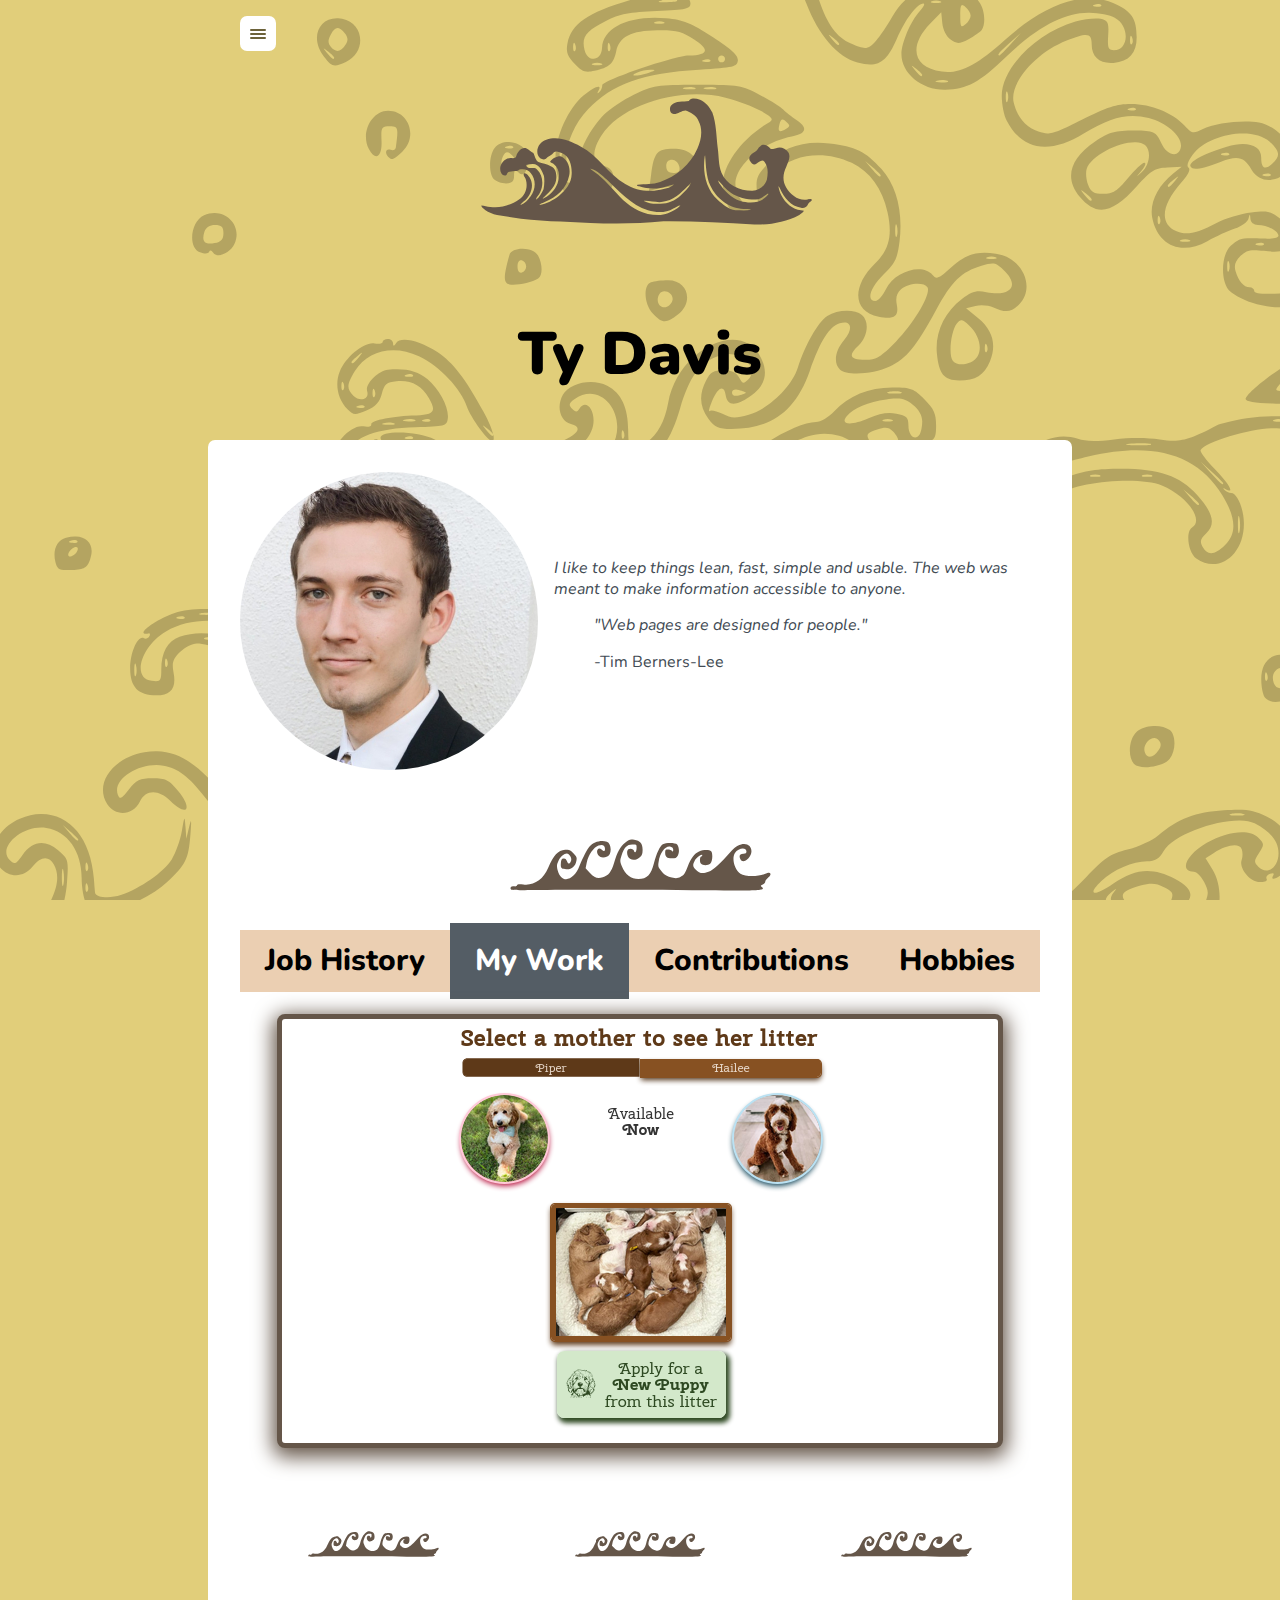
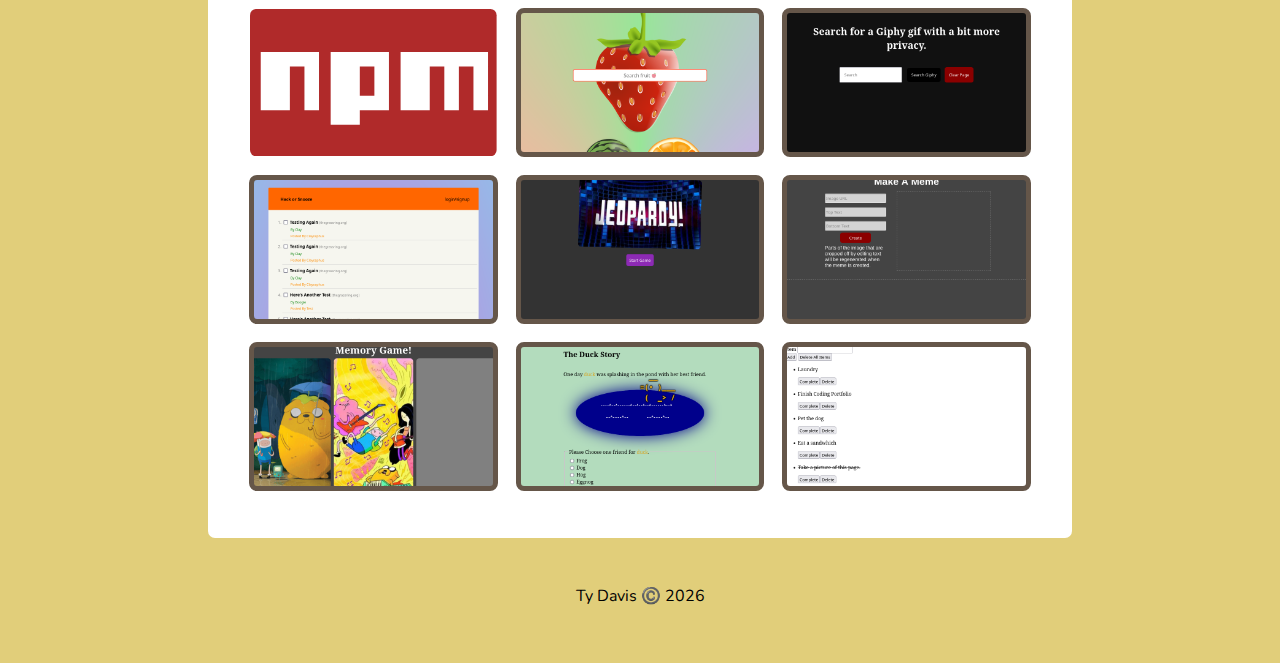
<file: index.html>
<!doctype html>
<html lang="en-US">
  <head>
    <title>Tyler Davis</title>
    <link rel="canonical" href="https://portfolio.thetyster.dev" />
    <link
      rel="shortcut icon"
      type="image/x-icon"
      href="https://portfolio.thetyster.dev/static/favicon.ico"
    />
    
    <meta
      name="description"
      content="JavaScript/Python/SQL Engineer | Quality Assurance Software Testing | Web Developer"
    />

    <!-- Meta -->
    <meta name="viewport" content="width=device-width, initial-scale=1" />
    <meta charset="utf-8" />
    <meta name="author" content="Tyler Davis" />
    <meta name="referrer" content="origin-when-cross-origin" />
    <meta name="creator" content="Tyler Davis" />
    <meta name="publisher" content="Github Pages" />

    <!-- Open Graph -->
    <meta property="og:title" content="Tyler Davis" />
    <meta
      property="og:description"
      content="JavaScript/Python/SQL Engineer | Quality Assurance Software Testing | Web Developer"
    />
    <meta
      property="og:image"
      content="https://portfolio.thetyster.dev/static/img/me.jpg"
    />
    <meta property="og:image:type" content="image/png" />
    <meta property="og:image:width" content="298" />
    <meta property="og:image:height" content="298" />
    <meta property="og:image:alt" content="Tyler Davis Headshot" />

    <!-- Twitter -->
    <meta
      name="twitter:image"
      content="https://portfolio.thetyster.dev/static/img/me.jpg"
    />
    <meta name="twitter:image:type" content="image/png" />
    <meta name="twitter:image:width" content="298" />
    <meta name="twitter:image:height" content="298" />
    <meta name="twitter:image:alt" content="Tyler Davis Headshot" />

    <meta name="twitter:card" content="summary_large_image" />
    <meta name="twitter:title" content="Tyler Davis" />
    <meta
      name="twitter:description"
      content="JavaScript/Python/SQL Engineer | Quality Assurance Software Testing | Web Developer"
    />
    <script type="module" crossorigin src="/assets/app-d687c268.js"></script>
    <link rel="modulepreload" crossorigin href="/assets/utils-bf63a336.js">
    <link rel="modulepreload" crossorigin href="/assets/nav-0789d0b5.js">
    <link rel="modulepreload" crossorigin href="/assets/axios-1779699b.js">
    <link rel="modulepreload" crossorigin href="/assets/showcase-048341fb.js">
    <link rel="stylesheet" href="/assets/nav-539353a8.css">
    <link rel="stylesheet" href="/assets/showcase-bad92025.css">
    <link rel="stylesheet" href="/assets/index-b264da58.css">
  </head>
  <header>
    <div id="nav"></div>
    <a class="home-button" href="/">
      <img src="/static/img/splat-wave.svg" alt="Home">
    </a>
    <h1 class="page-title"></h1>
  </header>
  <body>
    <div id="content"></div>
    <noscript>
      <div id="noscript-content">
        <main>
          <h1>Tyler Davis</h1>
          <img
            style="border-radius: 100%"
            src="/static/img/me.jpg"
            alt="My Face."
          />
          <h2>Hi there!</h2>
          <p>I can see that you don't have JavaScript enabled.</p>
          <p>
            That's totally cool. I actually typically browse with JavaScript
            disabled myself.
          </p>
          <p>
            Maybe you're like me and you care a lot about privacy and like to
            <b>know</b> before-hand what kind of code you are executing before
            you visit a page.
          </p>
          <p>
            If that's the case, you can see the code for this site
            <a href="https://github.com/theTyster/portfolio">here</a>.
          </p>
          <h2>What's that? It's something else?</h2>
          <p>No worries! Let's check a few things.</p>
          <ol>
            <li>
              <a href="https://browsehappy.com">Is your browser up to date?</a>
            </li>
            <li>
              <a href="https://enable-javascript.com"
                >Did you accidentally disable JavaScript?</a
              >
            </li>
            <li>
              <a href="https://whatismybrowser.com"
                >Do you wan't to try a different browser?</a
              >
            </li>
          </ol>
          <h3>Whatever the case is...</h3>
          <p>
            You will eventually need JavaScript enabled to view this site. I'm a
            web developer and my portfolio is an exposé on the things I can do
            with JavaScript, so I am afraid there is no way around that.
          </p>
          <p>Thanks for taking time to view my site!</p>
        </main>
      </div>
    </noscript>
  </body>
  <footer>
    <div id="credit"></div>
  </footer>
  <script>
    document.getElementById("credit").innerHTML =
      `<p>Ty Davis ©️ ${new Date().getFullYear()}</p>`;
  </script>
</html>
</file>
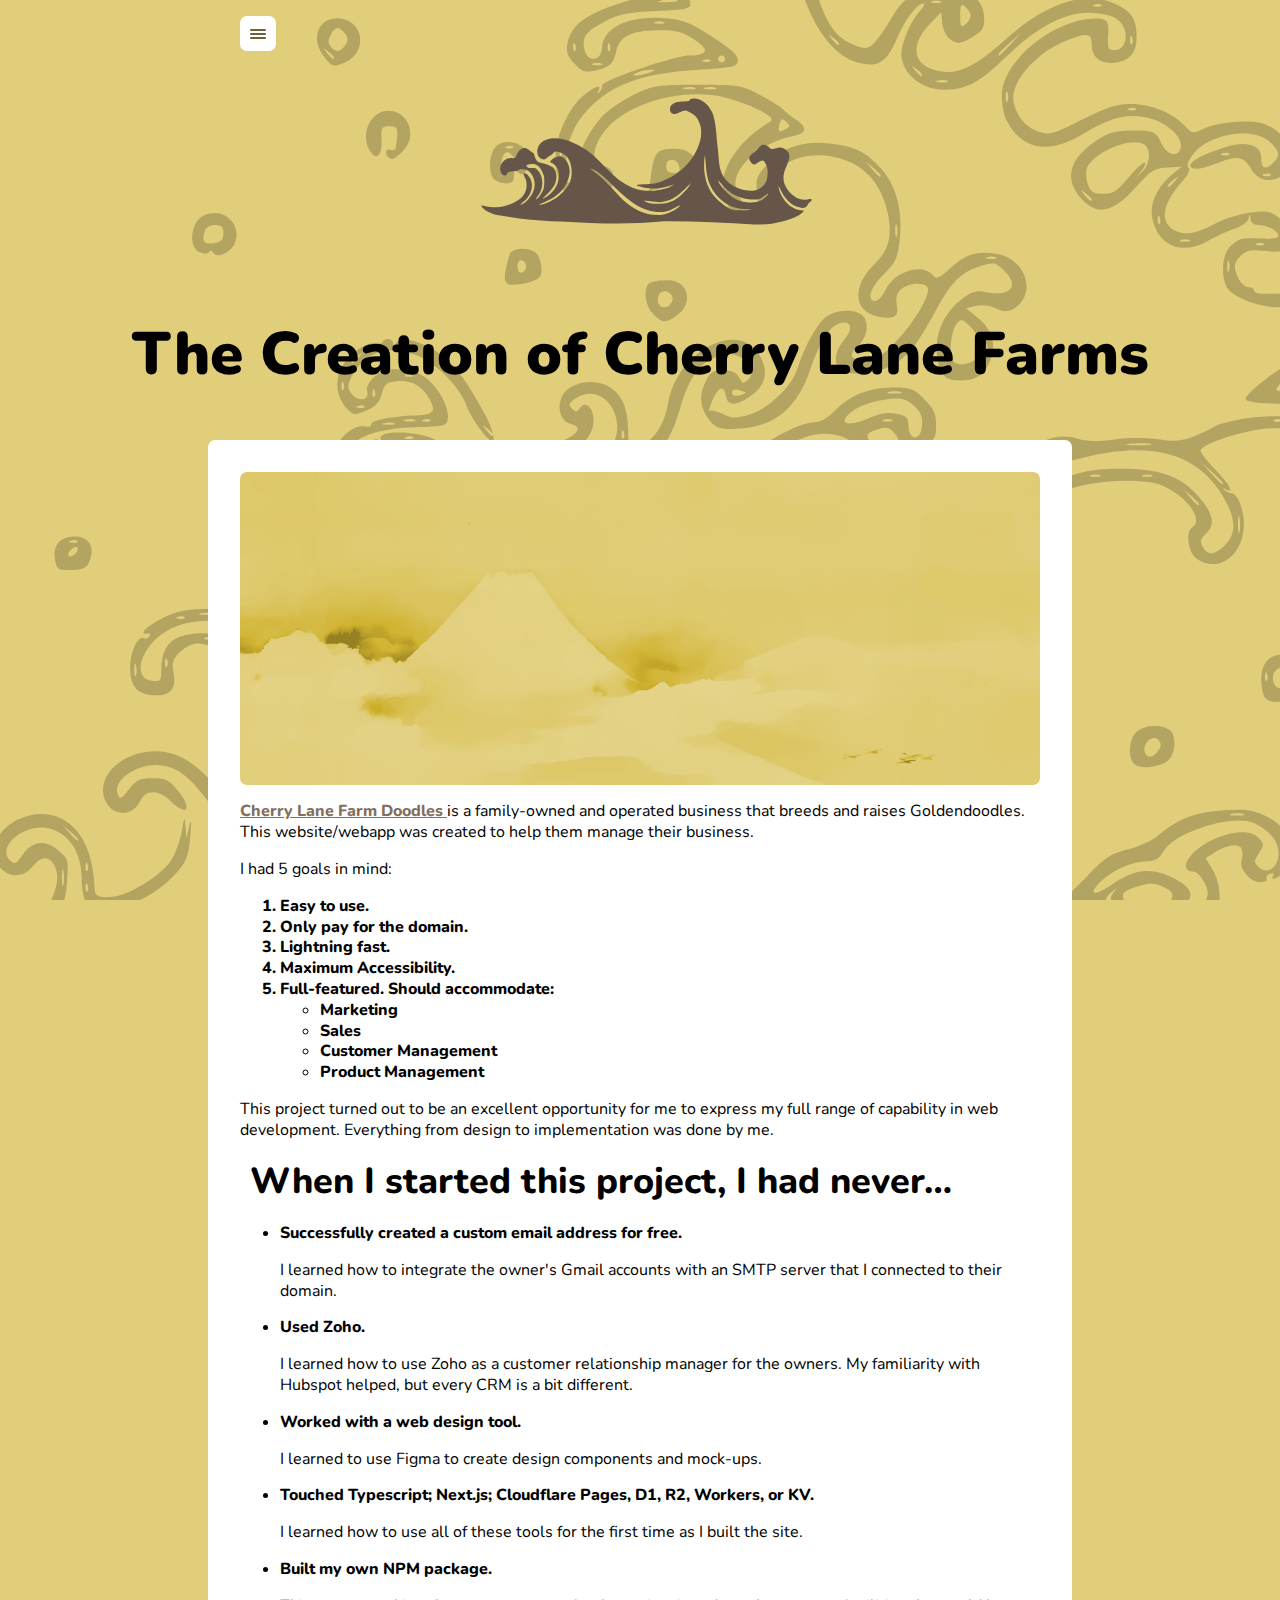
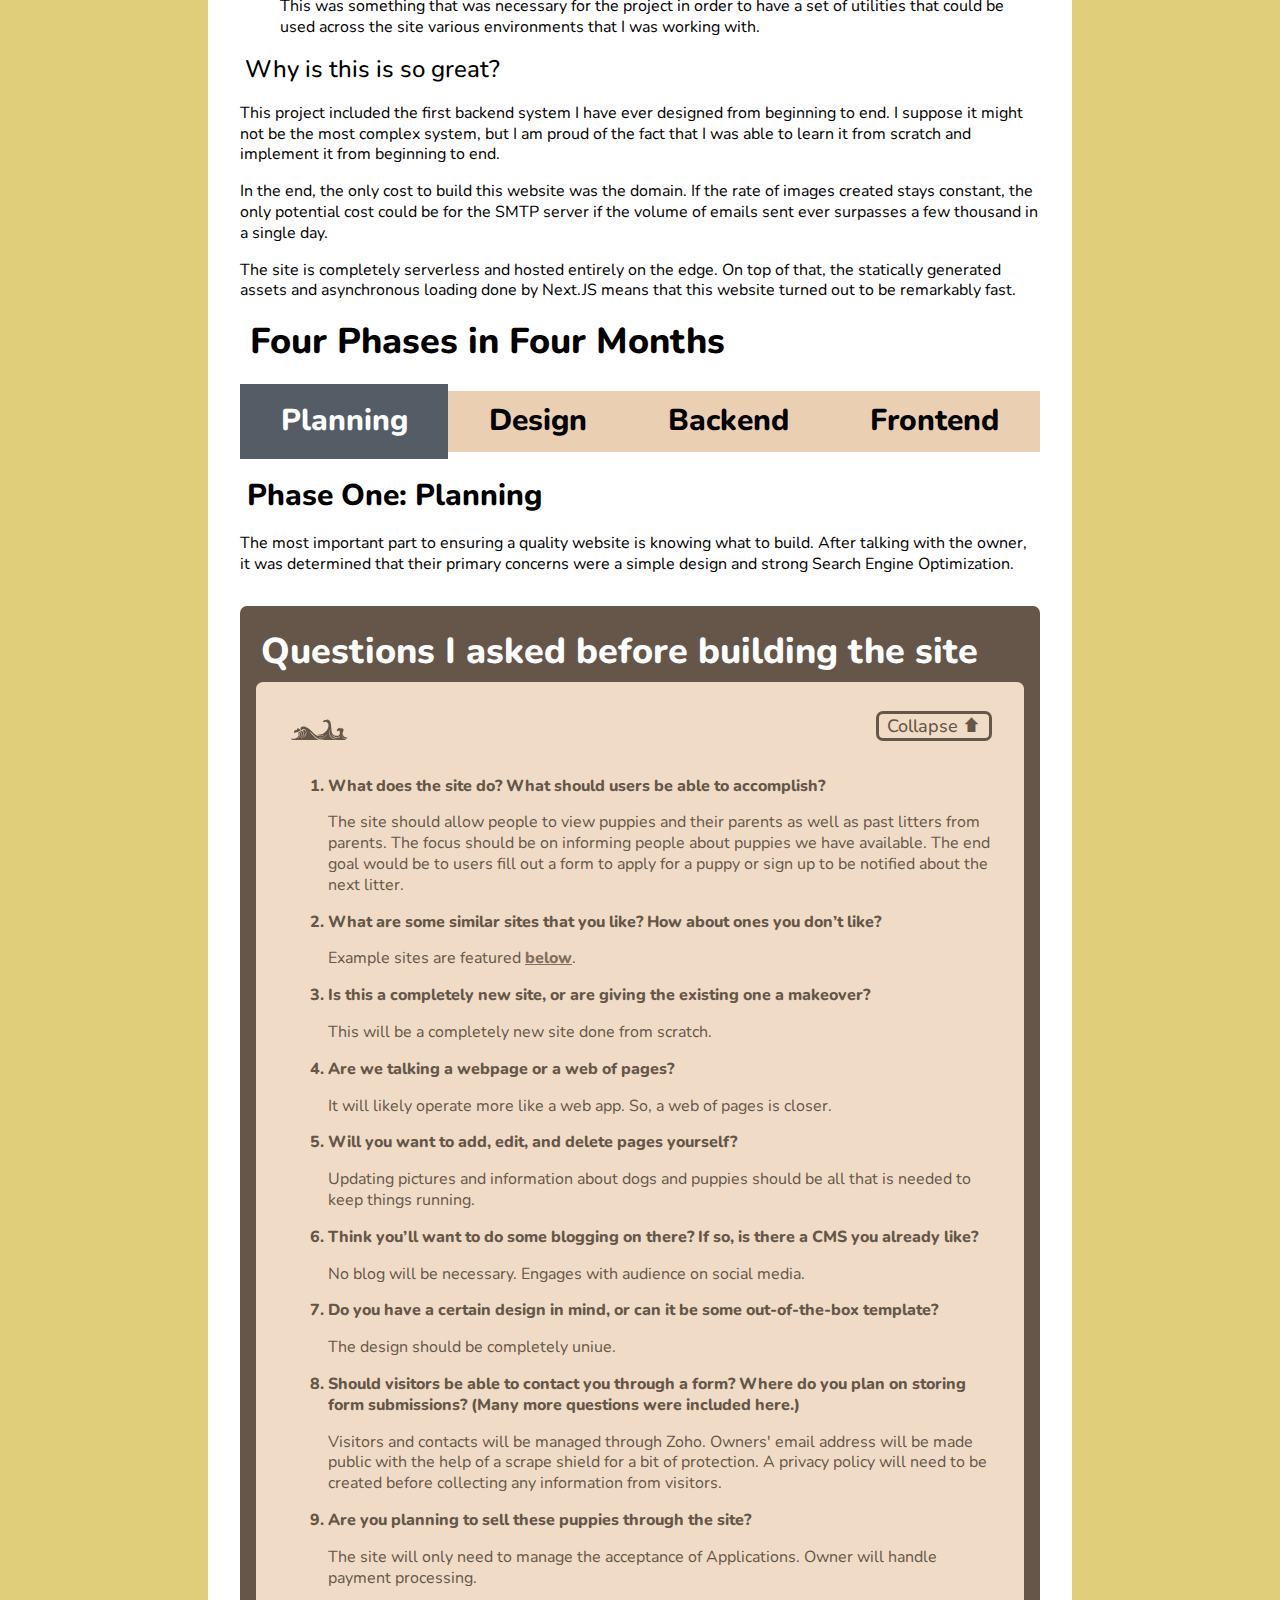
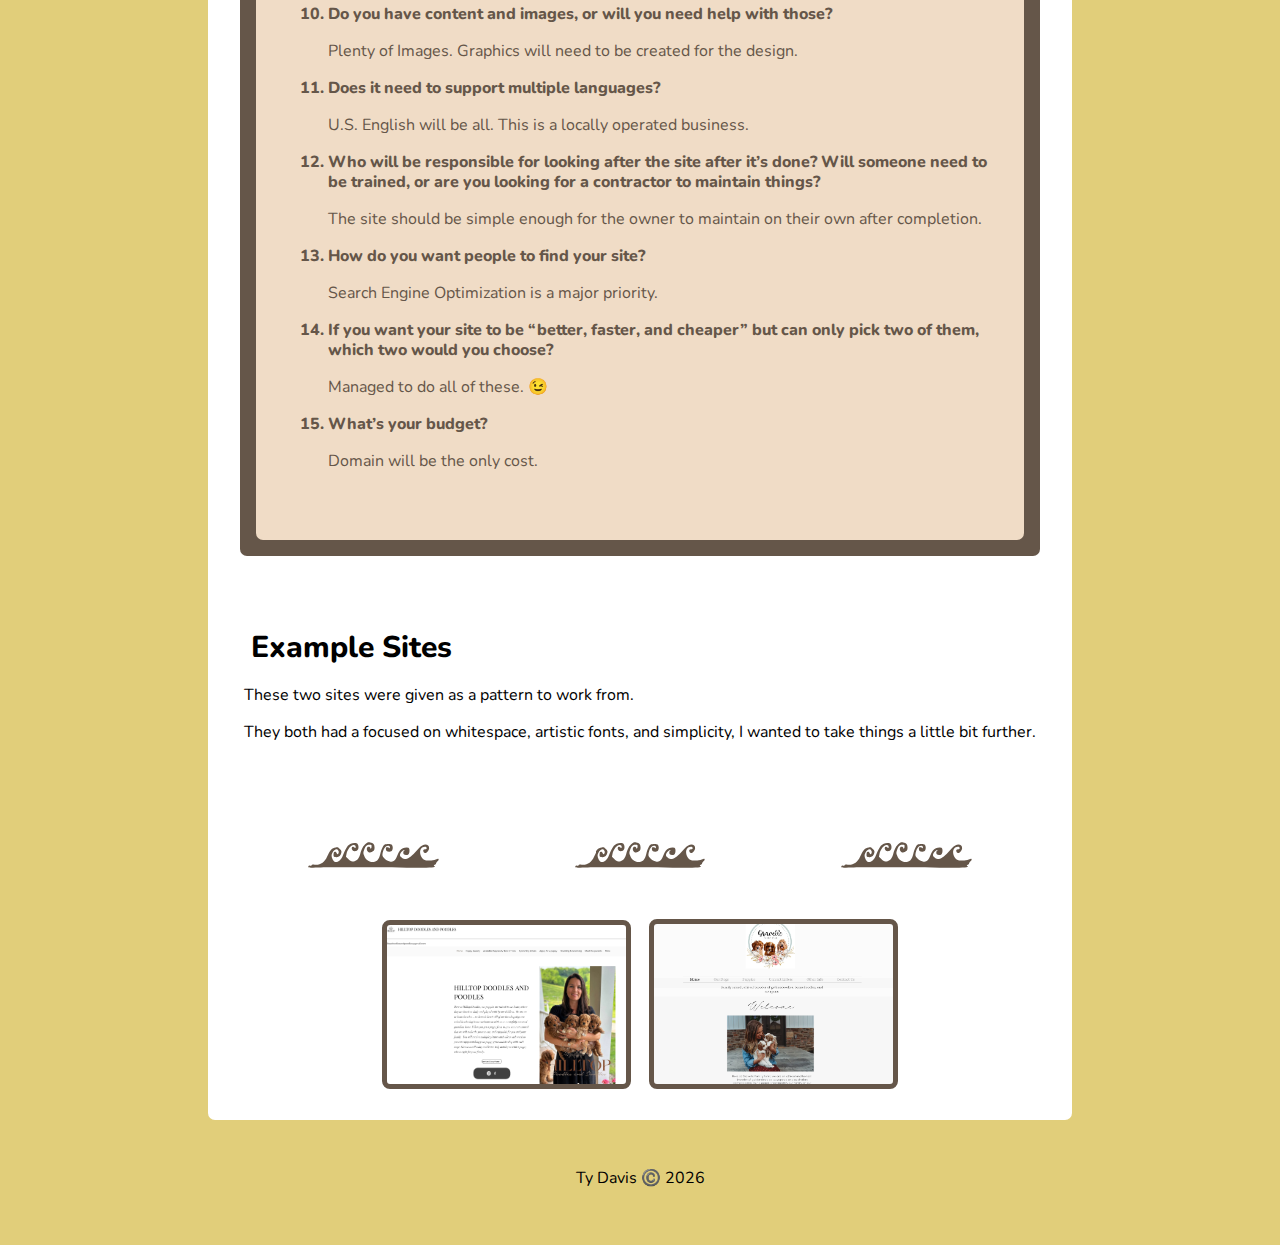
<file: my-work/cherry-lane-farms/index.html>
<!doctype html>
<html lang="en-US">
  <head>
    <meta name="viewport" content="width=device-width, initial-scale=1" />
    <meta charset="utf-8" />
    <title>Tyler Davis | Development of Cherry Lane Farms</title>
    <link
      rel="shortcut icon"
      type="image/x-icon"
      href="https://portfolio.thetyster.dev/static/favicon.ico"
    />
    
    <meta
      name="description"
      content="Cherry Lane Farms is a dynamic full-stack web application for showcasing Goldendoodle puppies, managing sales, and strengthening branding."
    />

    <!-- Meta -->
    <meta name="viewport" content="width=device-width, initial-scale=1" />
    <meta charset="utf-8" />
    <meta name="author" content="Tyler Davis" />
    <meta name="referrer" content="origin-when-cross-origin" />
    <meta name="creator" content="Tyler Davis" />
    <meta name="publisher" content="Github Pages" />

    <!-- Open Graph -->
    <meta property="og:title" content="Tyler Davis | Development of Cherry Lane Farms" />
    <meta
      property="og:description"
      content="Cherry Lane Farms is a dynamic full-stack web application for showcasing Goldendoodle puppies, managing sales, and strengthening branding."
    />
    <meta
      property="og:image"
      content="https://portfolio.thetyster.dev/static/img/me.jpg"
    />
    <meta property="og:image:type" content="image/png" />
    <meta property="og:image:width" content="298" />
    <meta property="og:image:height" content="298" />
    <meta property="og:image:alt" content="Tyler Davis Headshot" />

    <!-- Twitter -->
    <meta
      name="twitter:image"
      content="https://portfolio.thetyster.dev/static/img/me.jpg"
    />
    <meta name="twitter:image:type" content="image/png" />
    <meta name="twitter:image:width" content="298" />
    <meta name="twitter:image:height" content="298" />
    <meta name="twitter:image:alt" content="Tyler Davis Headshot" />

    <meta name="twitter:card" content="summary_large_image" />
    <meta name="twitter:title" content="Tyler Davis | Development of Cherry Lane Farms" />
    <meta
      name="twitter:description"
      content="Cherry Lane Farms is a dynamic full-stack web application for showcasing Goldendoodle puppies, managing sales, and strengthening branding."
    />
    <script type="module" crossorigin src="/assets/clf-1594e706.js"></script>
    <link rel="modulepreload" crossorigin href="/assets/utils-bf63a336.js">
    <link rel="modulepreload" crossorigin href="/assets/nav-0789d0b5.js">
    <link rel="modulepreload" crossorigin href="/assets/showcase-048341fb.js">
    <link rel="stylesheet" href="/assets/nav-539353a8.css">
    <link rel="stylesheet" href="/assets/showcase-bad92025.css">
    <link rel="stylesheet" href="/assets/index-e9612670.css">
  </head>
  <header>
    <div id="nav"></div>
    <a class="home-button" href="/">
      <img src="/static/img/splat-wave.svg" alt="Home">
    </a>
    <h1 class="page-title"></h1>
  </header>
  <body>
    <div id="content"></div>
    <noscript>
      <div id="noscript-content">
        <main>
          <h1>Tyler Davis</h1>
          <img
            style="border-radius: 100%"
            src="/static/img/me.jpg"
            alt="My Face."
          />
          <h2>Hi there!</h2>
          <p>I can see that you don't have JavaScript enabled.</p>
          <p>
            That's totally cool. I actually typically browse with JavaScript
            disabled myself.
          </p>
          <p>
            Maybe you're like me and you care a lot about privacy and like to
            <b>know</b> before-hand what kind of code you are executing before
            you visit a page.
          </p>
          <p>
            If that's the case, you can see the code for this site
            <a href="https://github.com/theTyster/portfolio">here</a>.
          </p>
          <h2>What's that? It's something else?</h2>
          <p>No worries! Let's check a few things.</p>
          <ol>
            <li>
              <a href="https://browsehappy.com">Is your browser up to date?</a>
            </li>
            <li>
              <a href="https://enable-javascript.com"
                >Did you accidentally disable JavaScript?</a
              >
            </li>
            <li>
              <a href="https://whatismybrowser.com"
                >Do you wan't to try a different browser?</a
              >
            </li>
          </ol>
          <h3>Whatever the case is...</h3>
          <p>
            You will eventually need JavaScript enabled to view this site. I'm a
            web developer and my portfolio is an exposé on the things I can do
            with JavaScript, so I am afraid there is no way around that.
          </p>
          <p>Thanks for taking time to view my site!</p>
        </main>
      </div>
    </noscript>
  </body>
  <footer>
    <div id="credit"></div>
  </footer>
  <script>
    document.getElementById("credit").innerHTML =
      `<p>Ty Davis ©️ ${new Date().getFullYear()}</p>`;
  </script>
</html>
</file>
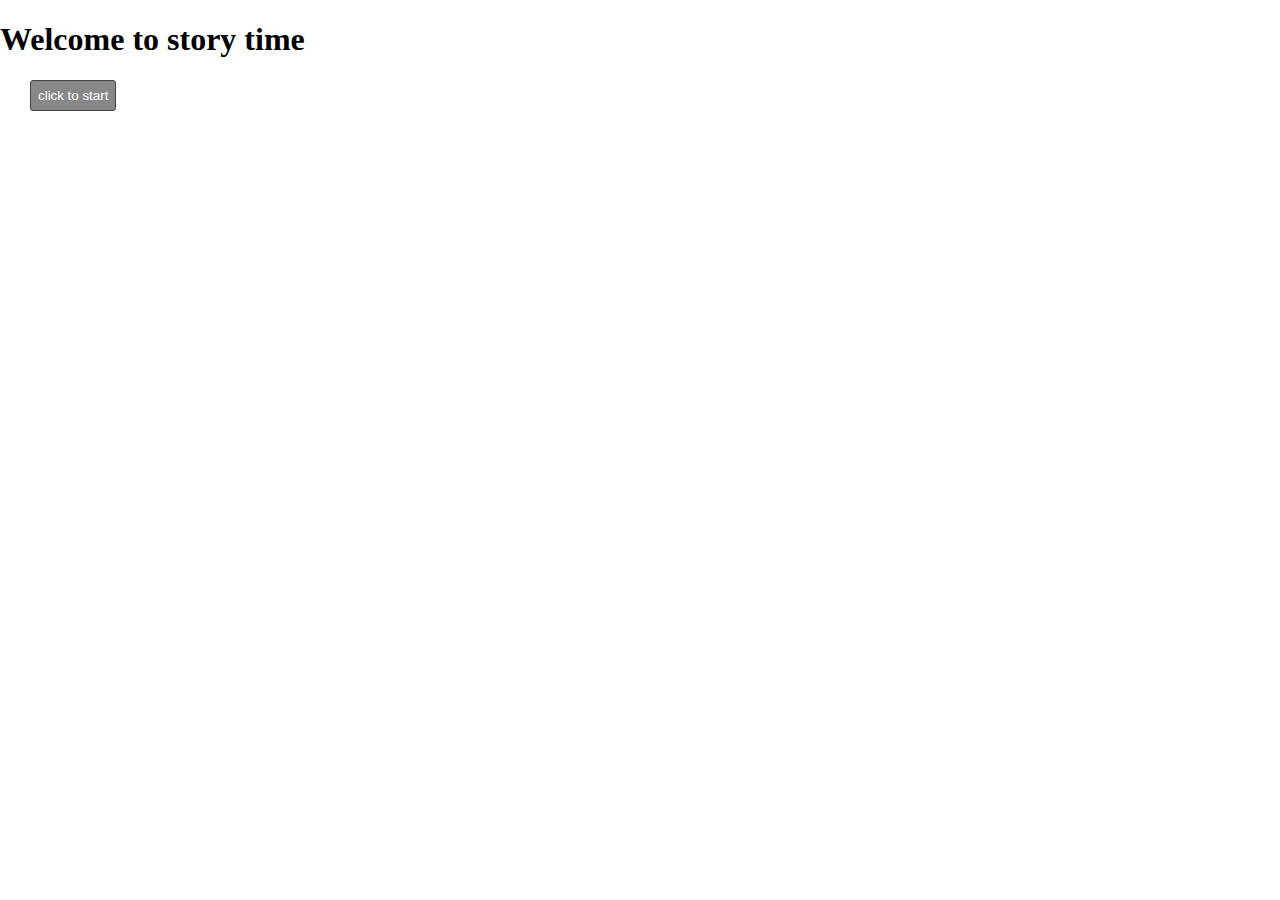
<file: my-work/duck-story-v1/index.html>
<!DOCTYPE html>
<html lang="en-us">
  <head>
    <meta charset="UTF-8">
    <meta name="viewport" content="width=device-width, initial-scale=1">
    <link rel="stylesheet" type="text/css" href="css/styles.css">
    <link rel="stylesheet" type="text/css" href="css/page1-styles.css">
    <link rel="shortcut icon" type="image/x-icon" href="favicon.ico">
    <title>The Duck Story</title>
  </head>
  <body class="bonus_egg">
    <div class="sky">
      <div class="air"></div>
      <div class="raindrop" id="rain_1"></div>
      <div class="air"></div>
      <div class="raindrop" id="rain_2"></div>
      <div class="air"></div>
      <div class="raindrop" id="rain_3"></div>
      <div class="air"></div>
      <div class="raindrop" id="rain_4"></div>
      <div class="air"></div>
      <div class="raindrop" id="rain_5"></div>
      <div class="air"></div>
      <div class="raindrop" id="rain_6"></div>
      <div class="air"></div>
      <div class="raindrop" id="rain_7"></div>
      <div class="air"></div>
      <div class="raindrop" id="rain_8"></div>
      <div class="air"></div>
      <div class="raindrop" id="rain_9"></div>
      <div class="air"></div>
      <div class="raindrop" id="rain_10"></div>
      <div class="air"></div>
      <div class="raindrop" id="rain_11"></div>
      <div class="air"></div>
      <div class="raindrop" id="rain_12"></div>
      <div class="air"></div>
      <div class="raindrop" id="rain_13"></div>
      <div class="air"></div>
      <div class="raindrop" id="rain_14"></div>
      <div class="air"></div>
      <div class="raindrop" id="rain_15"></div>
      <div class="air"></div>
      <div class="raindrop" id="rain_16"></div>
      <div class="air"></div>
      <div class="raindrop" id="rain_17"></div>
      <div class="air"></div>
      <div class="raindrop" id="rain_18"></div>
      <div class="air"></div>
      <div class="raindrop" id="rain_19"></div>
      <div class="air"></div>
      <div class="raindrop" id="rain_20"></div>
      <div class="air"></div>
    </div>
    <header>
      <p>
        <b>Note to Parents:</b> The Duck story is meant to be read on a desktop computer or laptop. It's a great way to help kids learn how to interface with computers. Most children grow up with an ability to navigate mobile devices better than they can a mouse and keyboard. Consider making this an activity that you can do with your child!
      </p>
      <button>X</button>
    </header>
    <main class="flex-container main_container">
      <aside class="container"></aside>
      <article>
        <h1>Welcome to story time</h1>
        <button id="startButton">click to start</button>
        <div class="phasedDisplay flex-container">
          <p id="oneTime">Once upon a time there was a <span class="duck_type bonus_egg">duck</span>.</p>
          <p id="whatColor">Now, what was the color of that <span class="duck_type bonus_egg">duck</span> again?</p>
          <span class="inline">
            <p>I think she was a </p>
            <input id="duck_color" type="text" name="duck_color" placeholder="Type a color" maxlength="24" size="12">
            <p> <span class="duck_type bonus_egg">duck</span>.</p>
          </span>
					<p id="helper">Hit "Enter" on your keyboard. 
            <span id="mobile_helper_screen"><input id="mobile_helper_input" type="text" name="mobile_helper">Tap here to show keyboard</span>
          </p>
          <p id="hm">Hmmmmmm.....</p>
          <p id="no">No, that wasn't it.</p>
          <p id="yes"></p>
          <div class="phaseTwo">
            <p id="where">Now, where is that <span class="duck_type bonus_egg">duck</span>? She was just around here somewhere. </p>
            <p id="letsSee">Let's see.......</p>
            <pre id="eyes" class="bonus_egg">
👀
		  </pre>
            <h2 id="ah">ah! </h2>
              <p id="thereSheIs">there she is.</p>
                <pre class="ascii_animal bonus_egg" id="duck">
  __
=(• )___
 (  _> /  
                </pre>
              <p id="splashing">One day <span class="duck_type bonus_egg">duck</span> was splashing in the pond with her best friend.</p>
          </div>
          <div class="ascii_animals_block">
          </div>
          <div class="phaseThree">
              <fieldset id="chooseAFriend">
                <legend>Please Choose one friend for <span class="duck_type bonus_egg">duck</span>.</legend>
                <input id="frogSelect" type="radio" name="friend" value="frog">
                <label for="frogSelect">Frog</label>
                <br>
                <input id="dogSelect" type="radio" name="friend" value="dog">
                <label for="dogSelect">Dog</label>
                <br>
                <input id="hogSelect" type="radio" name="friend" value="hog">
                <label for="hogSelect">Hog</label>
                <br>
                <input id="eggnogSelect" type="radio" name="friend" value="eggnog">
                <label for="eggnogSelect">Eggnog</label>
                <br>
              </fieldset>
		<p id="tryAgain">You have to pick a friend for <span class="duck_type bonus_egg">duck</span> first!</p>
		<p id="friend_declare"><span class="duck_type bonus_egg">duck</span>'s best friend was a <span class="friend_type"></span> named
		   <span class="inline">
			<input id="friend_name_input" type="text" name="friend_name" placeholder="Type a name" maxlength="23" size="11">.
		   </span>
		</p>
		<fieldset class="input_name_check">
			<legend>Does <span class="friend_name"></span> sound right?</legend>
			<input id="name_check_yes" type="radio" name="name_check" value="yes">
			<label for="name_check">Yes</label>
			<br>
			<input id="name_check_no" type="radio" name="name_check" value="no" checked>
			<label for="name_check">No</label>
			<br>
		</fieldset>
		  <p id="friend_colorQuestion">I always forget what color <span class="friend_name"></span> is. Do you remember?</p>
		  <span id="friend_colorQuestion_input" class="inline">
			  <p>Maybe they were a </p>
			  <input id="friend_color" type="text" name="friend_color" placeholder="Type a color" maxlength="24" size="12">
			  <span class="friend_type"></span>.
		  </span>
		  <p id="friend_goofy">"You sure are one goofy <span class="friend_type bonus_egg"></span>, <span class="friend_name bonus_egg"></span>." <span class="duck_type bonus_egg">duck</span> said as they splashed together.</p>
		  <p id="friend_laugh"><span class="friend_name bonus_egg"></span> laughed.</p>
		  <p id="duck_laugh"><span class="duck_type bonus_egg">Duck</span> laughed.</p>
      <p id="rain_start">After a little while it started to <span style="color: blue;">rain</span>.</p>
		  <p id="rain_howBad">How bad was the storm?</p>
		  <div id="rain_input_node">
		  	<span id="notBad">Not too bad. </span><input id="rain_range" type="range" name="rain_range" min="0" max="100" step="5" value="25"><span id="reallyBad"> Really Bad.</span>
		  </div>
		  <p id="rain_getOut">"We should get out of the water during a rainstorm." said <span class="friend_name bonus_egg"></span></p>
		  <p id="rain_hungry">"Yeah. I'm hungry anyways. What should we eat today?" said <span class="duck_type bonus_egg">duck</span>.</p>
		  <fieldset id="eat_choose">
			<legend id="eat_what">What should they eat?</legend>  
		  	<input id="pizzaSelect" type="radio" name="food" value="pizza">
			  <label for="pizzaSelect">Pizza</label><br>
		  	<input id="puddingSelect" type="radio" name="food" value="pudding">
			  <label for="puddingSelect">Pudding</label><br>
		  	<input id="grapesSelect" type="radio" name="food" value="grapes">
			  <label for="grapesSelect">Grapes</label><br>
		  </fieldset>
		  <p id="lets_eat">"Let's eat <span id="foodSelect"></span>", said <span class="friend_name bonus_egg"></span></p>
		  <h1 class="pudding_story">Time to slurp the pud</h1>
		  <h1 class="grapes_story">The grape story (for brave souls)</h1>
            <div id="waterBody">
              <pre class="water_flow" id="water1">
----^--^------^--^--^--^------^--^

			  </pre>
              <pre class="water_flow" id="water2">
   --^----^--        --^----^--
			  </pre>
            </div>
	  </div>
      </article>
      <aside class="container"></aside>
    </main>
    <div class="hidden_ascii">
	   <pre class="ascii_animal bonus_egg" id="frog">
       _   _
      (•)_(•)
   _ (   _   ) _
  / \/`-----'\/ \
__\ ( (     ) ) /__
)   /\ \___/ /\   (
 )_/ /|\   /|\ \_(
	  </pre>
          <pre class="ascii_animal bonus_egg" id="dog">
     __
(___()•`;
/,    /`
\\'--\\
	  </pre>
          <pre class="ascii_animal bonus_egg" id="hog">
^..^_____  
(00)     \9
  \______/ 
   WW  WW
	  </pre>
	  <pre class="ascii_animal bonus_egg" id="eggnog">
 ____
|____|      
/___/_\      
|   | |      
|nog| |      
|   | |      
|___|_|      
	  </pre>
    </div>
    <div id="print">
      <pre>
                                   ___
                               ,-""   `.
                             ,'  _   • )`-._
                            /  ,' `-._:.===-'
                           /  /
                          /  ;
              _.--.__    /   ;
 (`._    _.-""       "--'    |
 (_  `-""                     \
  (`-                          :
   (__   (__.                  ;
     `-.   '-.__.      _.'    /
        \      `-.__,-'    _,'
         `._    ,    /__,-'
            ""._\__,'| |____
                 | |  `----.`.
                 | |        \ `.
                 ; |___      \-``
                 \   --)
                  `.`.)

            Goose. (not a duck.)</pre>
    </div>
  </body>
  <script type="text/javascript" src="js/utils.js"></script>
  <script type="text/javascript" src="js/page1.js"></script>
</html>
</file>
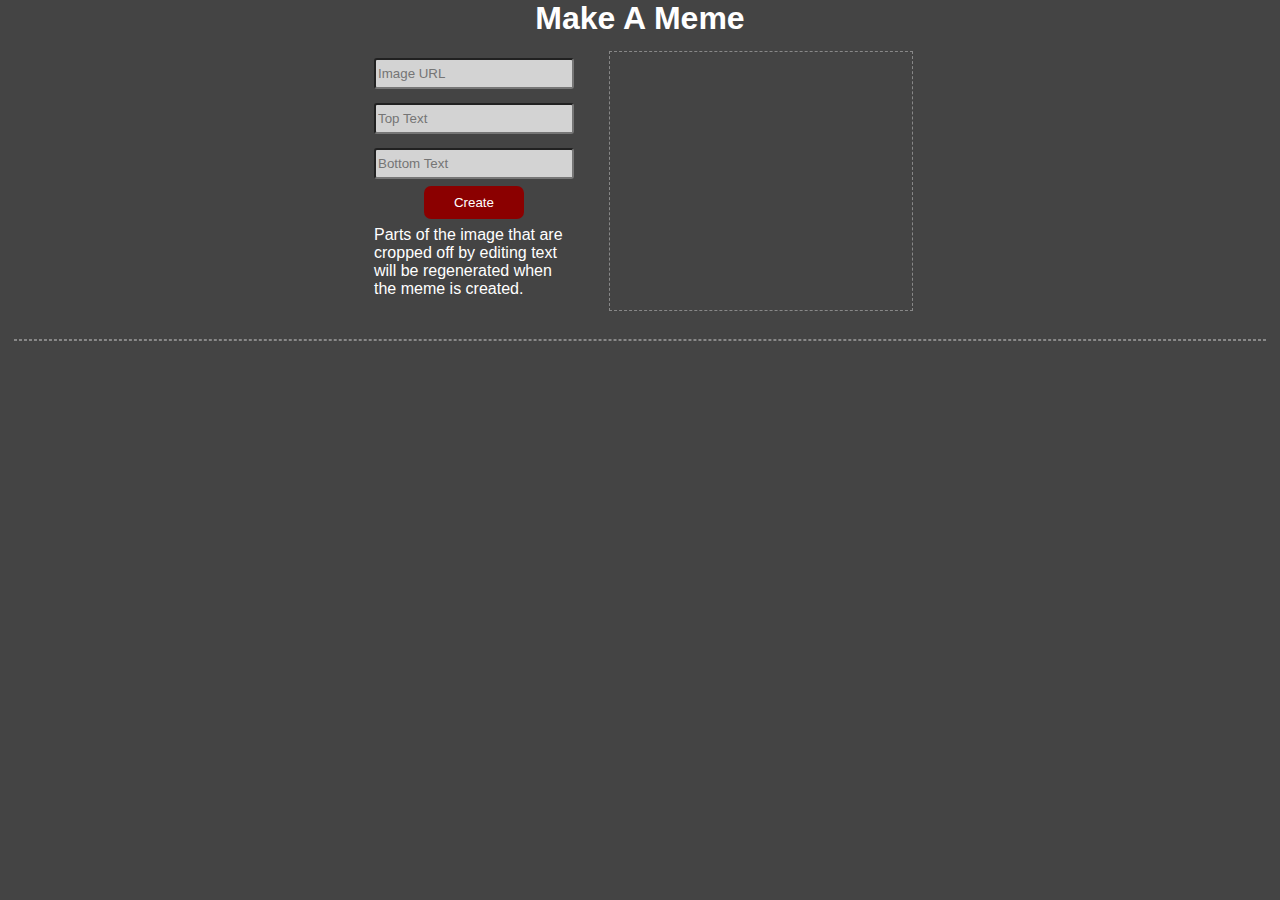
<file: my-work/meme-generator/index.html>
<!DOCTYPE html>
<html lang="en-US">
	<head>
		<meta charset="UTF-8">
		<meta name="viewport" content="width=device-width, initial-scale=1">
		<link rel="stylesheet" type="text/css" href="styles.css">
		<link rel="shortcut icon" type="image/x-icon" href="assets/troll.png">
		<title>Meme-Generator</title>
	</head>
	<body>
		<h1>Make A Meme</h1>
		<div class="container">
			<div class="items"></div>
			<div class="generator container">
				<form action="">
					<input type="text" name="image-url" placeholder="Image URL">
					<input type="text" name="top-text" placeholder="Top Text">
					<input type="text" name="bottom-text" placeholder="Bottom Text">
					<button>Create</button>
				<span>Parts of the image that are cropped off by editing text will be regenerated when the meme is created.</span>
				</form>
			<canvas class="meme-canvas"></canvas>
			</div>
			<div class="items"></div>
		</div>
		<div class="container">
			<div class="items"></div>
			<div class="memes"></div>
			<div class="items"></div>
		</div>
	</body>
	<footer>
		<script src="app.js"></script>
	</footer>
</html>
</file>
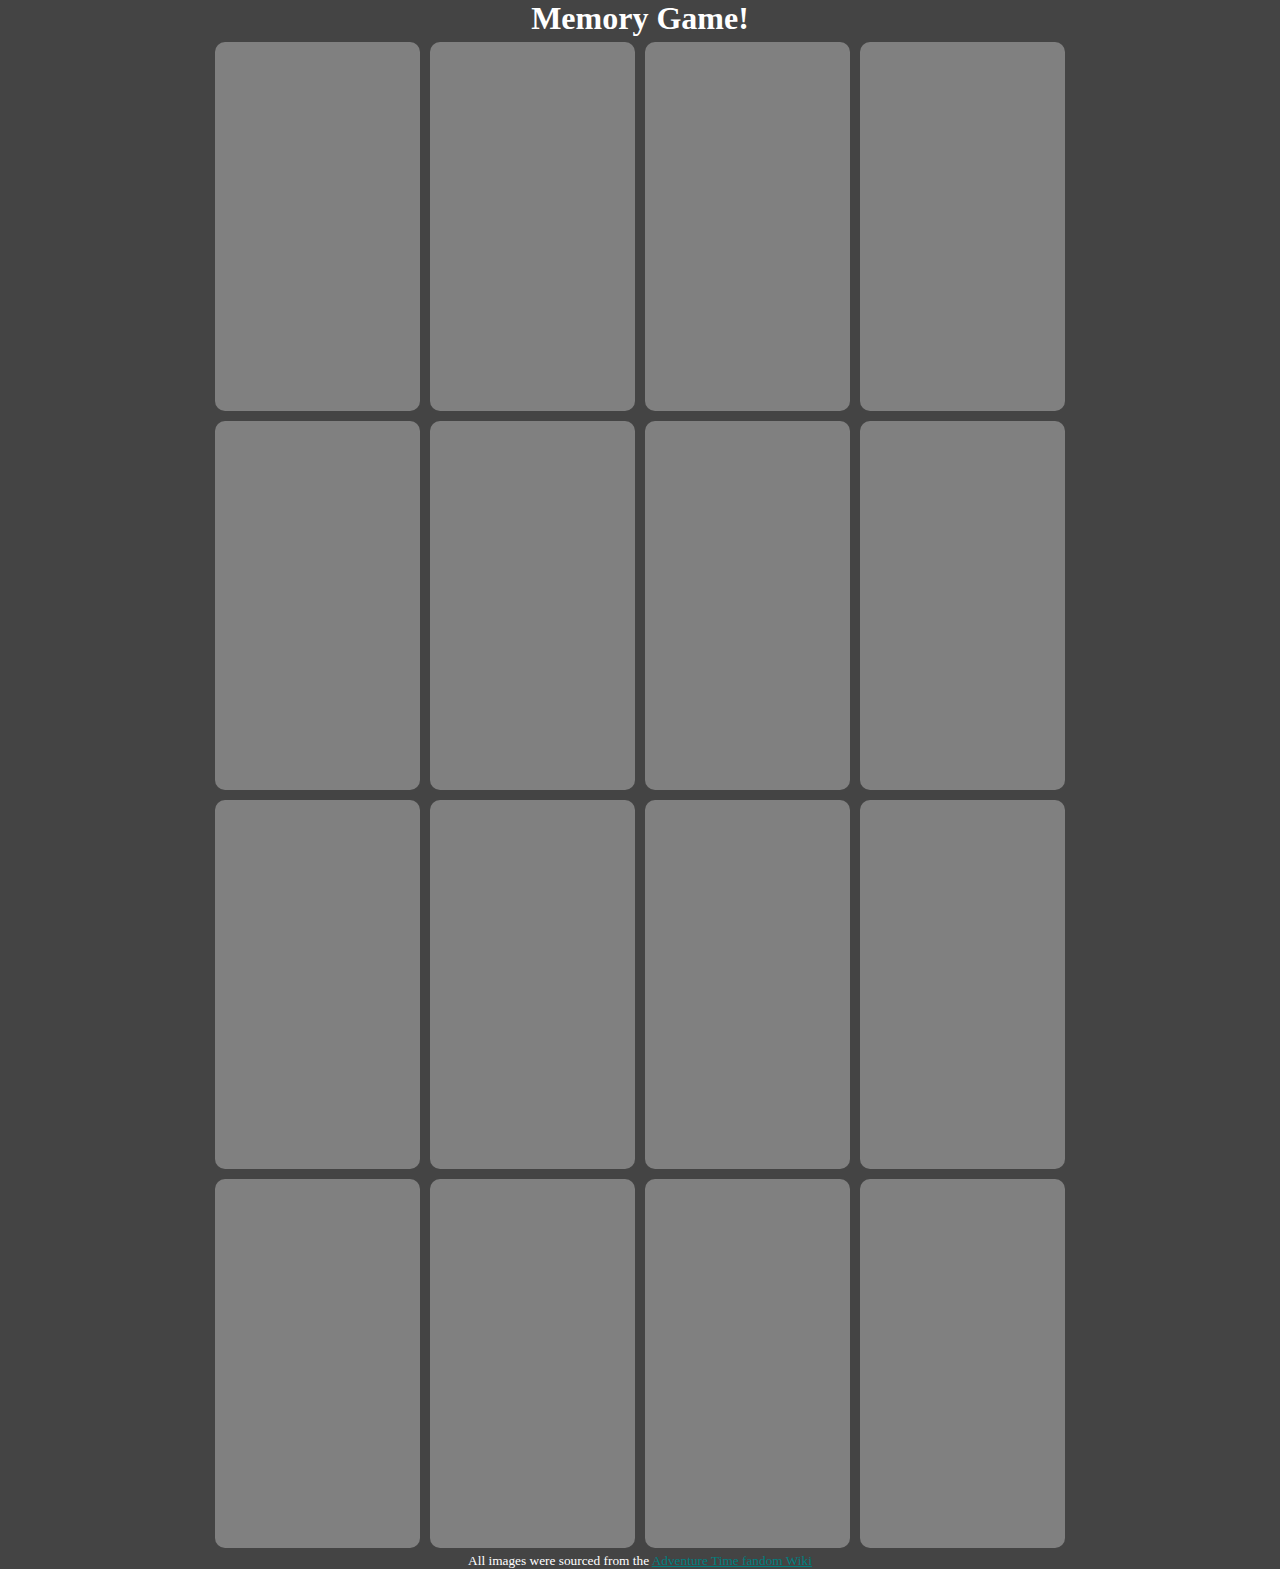
<file: my-work/memory-game/index.html>
<!DOCTYPE html>
<html lang="en">
  <head>
    <meta charset="UTF-8" />
    <title>Memory Game!</title>
    <link rel="stylesheet" href="style.css" />
  </head>
  <body>
    <div class="confetti"></div>
    <h1>Memory Game!</h1>
    <div id="game">
    </div>
    <sub>All images were sourced from the <a href="https://adventuretime.fandom.com/wiki/Adventure_Time_Comic_Covers">Adventure Time fandom Wiki</a></sub>
    <script src="script.js"></script>
  </body>
</html>
</file>
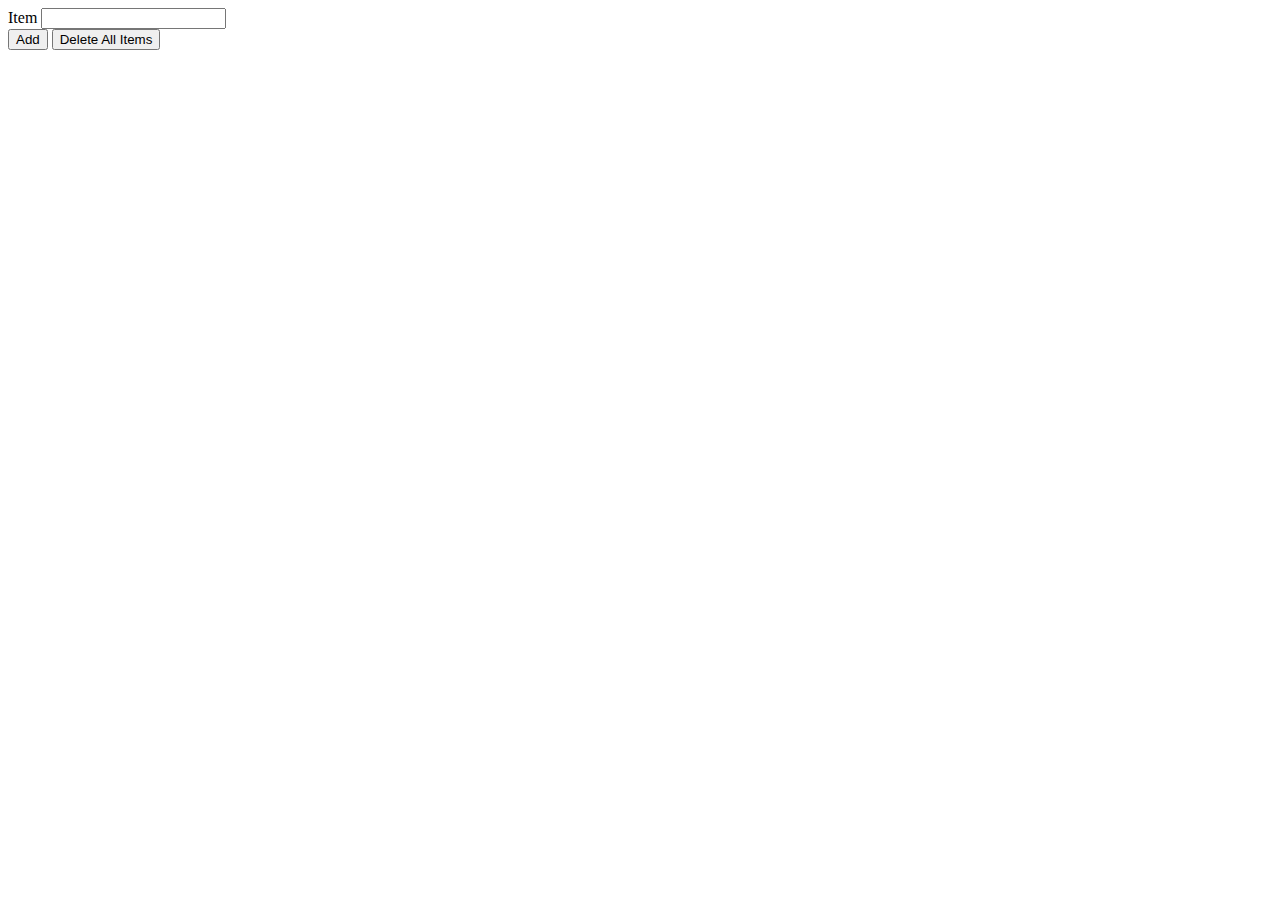
<file: my-work/todo-app/index.html>
<!DOCTYPE html>
<html lang="en-US">
	<head>
		<meta charset="UTF-8">
		<meta name="viewport" content="width=device-width, initial-scale=1">
		<link rel="stylesheet" type="text/css" href="">
		<link rel="shortcut icon" type="image/x-icon" href="">
		<title>ToDo App</title>
	</head>
	<body>
		<form action="">
			<label for="todo-item">Item</label>
			<input type="text" name="todo-item">
			<br>
			<button class="form-button">Add</button>
			<button class="delete-all">Delete All Items</button>
		</form>
		<ul></ul>
	</body>
	<footer>
		<script src="app.js"></script>
	</footer>
</html>
</file>
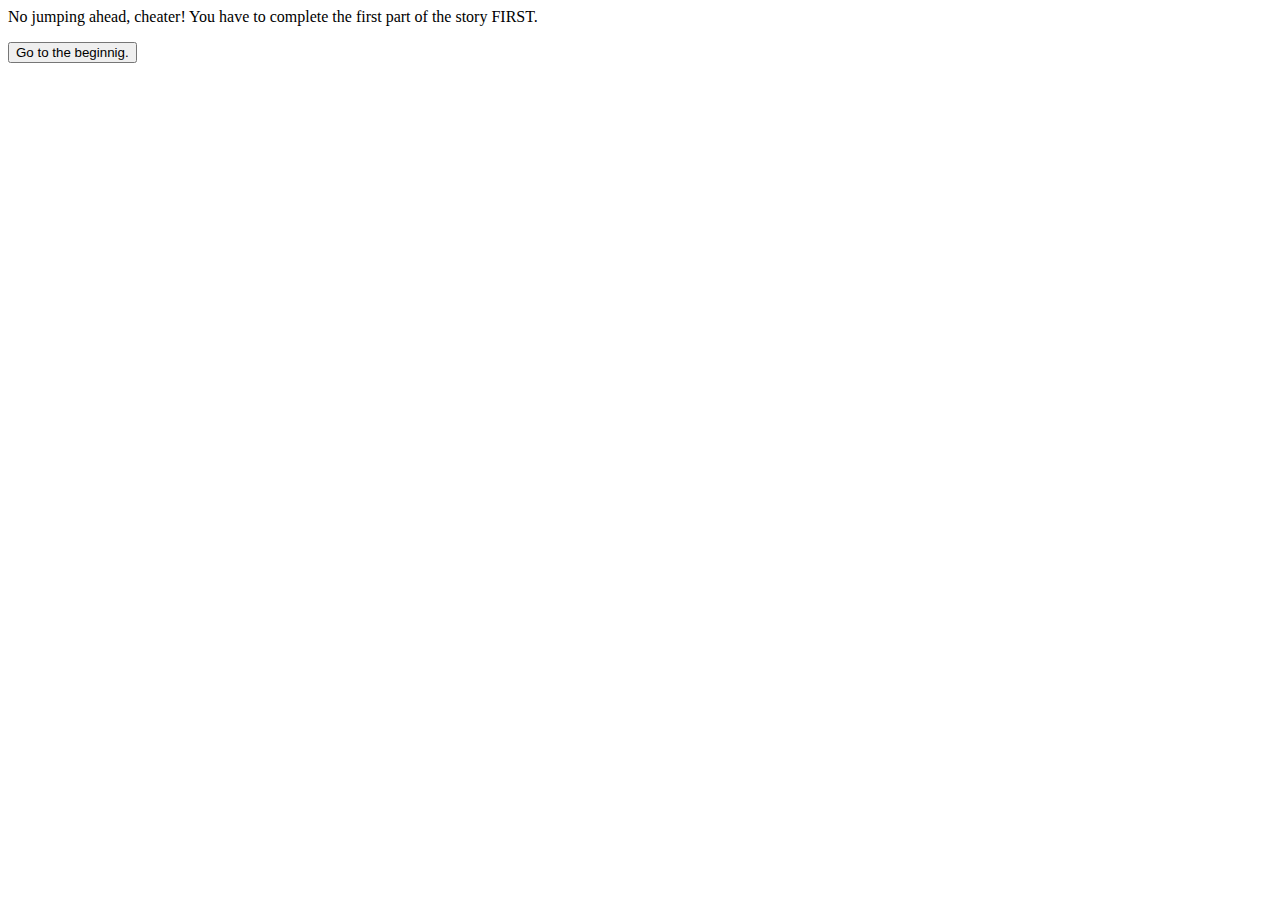
<file: my-work/duck-story-v1/eata-the-pizza.html>
<!DOCTYPE html>
<html lang="en-US">
	<head>
		<meta charset="UTF-8">
		<meta name="viewport" content="width=device-width, initial-scale=1">
		<title>Cowabunga, dudes. It's Pizza Time.</title>
		<link rel="stylesheet" type="text/css" href="css/styles.css">
		<link rel="stylesheet" type="text/css" href="css/pizza-styles.css">
		<link rel="shortcut icon" type="image/x-icon" href="favicon.ico">
	</head>
	<body class="bonus_egg">
		  <main class="flex-container main_container">
		  <aside class="container"></aside>
		  <article>
		  	<div class="phasedDisplay flex-container">
		  		<h1 id="pizza_story">They-a eat-a the pizza</h1>
		  		<p id="visit_pizza">So, <span class="duck_type bonus_egg">Duck</span> and <span class="friend_name bonus_egg"></span> decided to head into town to visit a pizza shop they had seen a few times.</p>
					<p id="helper">Hit "Enter" on your keyboard. 
            <span id="mobile_helper_screen"><input id="mobile_helper_input" type="text" name="mobile_helper">Tap here to show keyboard</span>
		  		<p id="pizza_fantastic">It was called Pizza Fantastic. And it was truly the most fantastic pizza place they had ever seen.</p>
		  		<p id="scream">As soon as they walked in the door, a lady screamed!</p>
		  		<h3 id="karenWords1">AAAAAAAAAHHHHHHHHHHH!!!!!!!</h3>
		  		<h3 id="karenWords2">OHHH</h3>
		  		<h3 id="karenWords3">EMMM</h3>
		  		<h3 id="karenWords4">GEEEEE</h3>
					<h3 id="karenWords5">IT'S A <span class="duck_type bonus_egg">DUCK</span> AND A <span id="friend_typeCaps" class="bonus_egg"></span>!!!!!!!!!!</h3>
		  		<h3 id="karenWords6">SHOOOO SHOOOO!!!!!!!!!!</h3>
		  		<p id="mrFantastic">The owner, Mr. Fantastic, came over.</p>
		  		<p id="sorry_guys">"Sorry, guys", He said. "I can only serve paying customers today."</p>
		  		<p id="leave"><span class="duck_type bonus_egg">Duck</span> and <span class="friend_name bonus_egg"></span> had to leave.</p>
		  		<p id="notFantastic">"That wasn't very fantastic", said <span class="friend_name bonus_egg"></span>.</p>
		  		<p id="duck_nod"><span class="duck_type bonus_egg">Duck</span> nodded.</p>
		  		<p id="sneaky">"But, I bet we could still get some pizza if we are sneaky." said <span class="duck_type bonus_egg">Duck</span>.</p>
		  		<p id="sneaky_how">"How is that?" asked <span class="friend_name bonus_egg"></span>.</p>
		  		<p id="start_band">"We'll start a band! Then, when we play music people will pay us money and we can use that to buy pizza!", said <span class="duck_type bonus_egg">Duck</span>.</p>
		  		<p id="sounds_awesome">"That sounds awesome!", said <span class="friend_name bonus_egg"></span>.</p>
		  		<p id="music_practice">So, they went and stole some music stuff and practiced real hard.</p>
		  		<p id="finally_ready">Finally, they felt like they were ready.</p>
		  		<p id="back_4_more">They went back to Pizza Fantastic and started playing one of the songs they had practiced.</p>
		  		<fieldset id="song_choose">
		  			<legend id="song_which">Which song should they play?</legend>
		  			<input id="song1Select" type="radio" name="song" value="song1">
		  			<label for="song1Select">A Happy Song</label><br>
		  			<input id="song2Select" type="radio" name="song" value="song2">
		  			<label for="song2Select">An Electric Song</label><br>
						<input id="song3Select" type="radio" name="song" value="song3">
		  			<label for="song3Select">A Dancing Song</label><br>
		  		</fieldset>
		  		<p id="song_playing"><em>The song is playing.</em></p>
					<div id="player_buttons">
						<svg id="play_button" width=50 height=50> 
							<path d="m0,0 l0,50 l50,-25 z" /> 
						</svg>
						<svg id="pause_button" width=50 height=50>
							<rect x=10 y=0 width=10 height=50 />
							<rect x=30 y=0 width=10 height=50 />
						</svg>
						<svg id="ffwd_button" width=60 height=50>
							<path d="m0,0 l0,50 l25,-17 l0,17 l30,-25 l-30,-25 l0,17 z" />
						</svg>
					</div>
		  		<p id="how_good">Did you like that song?</p>
		  		<div id="song_rating_slide">
		  			<span id="song_reallyBad">Boring!</span><input id="song_review" type="range" name="song_review" max="10" min="1" step="1" value="5"><span id="song_reallyGood">Awesome!</span>
		  		</div>
		  		<p id="rating">That was a <span id="song_rating_display"></span> song! <span class="duck_type bonus_egg">Duck</span> and <span class="friend_name bonus_egg"></span> have made <span id="song_moneyEarned"></span>. They still need <span id="song_moneyNeeded"></span> so that they can buy a pizza at Pizza Fantastic!</p>
		  		<p id="song_playAgain">What should they play next?</p>
		  		<p id="pizza_finally">FINALLY!!! They had enough money to buy a pizza!</p>
		  		<p id="sneak_inside">"Now we just have to find a way to sneak inside without getting caught by that scary screaming lady." said <span class="friend_name bonus_egg"></span>.</p>
		  		<p id="slip_in_the_back">"Let's go around the back." said <span class="duck_type bonus_egg">Duck</span>.</p>
		  		<p id="outback">So, they went around the back.</p>
		  		<p id="pizza_wait">They waited</p>
		  		<p id="ninja_sneak">When Mr. Fantastic came outside to take out the trash, they slipped in the door behind him, grabbed a pizza, and left the cash on the counter.</p>
		  		<p id="YAY">YAYYY!!</p>
		  		<p id="pizza_dance"><span class="duck_type bonus_egg">Duck</span> and <span class="friend_name bonus_egg"></span> were so happy, they did a little dance in their pizza.</p>
		  		<p id="pizza_end">The End.</p>
		  		<div id="pizza_end_buttons">
		  			<button id="pizza_playAgain">Play again?</button>
						<button id="print_this">Print this page for memories.</button>
		  		</div>
		  	</div>
		  </article>
		  <aside class="container"></aside>
		  </main>
			<div class="hidden_ascii">
  			<div class="ascii_animals_block">
  			</div>
					<pre class="ascii_animal" id="duck">
  __
=(• )___
 (  _> /  
					</pre>
					<pre class="ascii_animal" id="frog">
       _   _
      (•)_(•)
   _ (   _   ) _
  / \/`-----'\/ \
__\ ( (     ) ) /__
)   /\ \___/ /\   (
 )_/ /|\   /|\ \_(
					</pre>
					<pre class="ascii_animal" id="dog">
     __
(___()•`;
/,    /`
\\'--\\
					</pre>
					<pre class="ascii_animal" id="hog">
^..^_____  
(00)     \9
  \______/ 
   WW  WW
					</pre>
					<pre class="ascii_animal" id="eggnog">
 ____
|____|      
/___/_\      
|   | |      
|nog| |      
|   | |      
|___|_|      
					</pre>
					<div id="waterBody">
						<pre class="water_flow" id="water1">
      ----^--^------^--^--^--^------^--^
						</pre>
						<pre class="water_flow" id="water2">
         --^----^--        --^----^--
						</pre>
					</div>
  			</div>
    <div id="print" class="bonus_egg">
      <pre>
                                   ___
                               ,-""   `.
                             ,'  _   • )`-._
                            /  ,' `-._:.===-'
                           /  /             ^
                          /  ;             /c\
              _.--.__    /   ;            /o~.\
 (`._    _.-""       "--'    |           /~.0 ~\
 (_  `-""                     \         (^^^^^^^)
  (`-                          :         """""""
   (__   (__.                  ;
     `-.   '-.__.      _.'    /
        \      `-.__,-'    _,'
         `._    ,    /__,-'
            ""._\__,'| |____
                 | |  `----.`.
                 | |        \ `.
                 ; |___      \-``
                 \   --)
                  `.`.)       🍕

               Goose with Pizza.
      (neither goose nor pizza are ducks.)</pre>
    </div>
	</body>
	<footer>
  <script type="text/javascript" src="js/utils.js"></script>
  <script type="text/javascript" src="js/eata-the-pizza.js"></script>
	</footer>
</html>
</file>
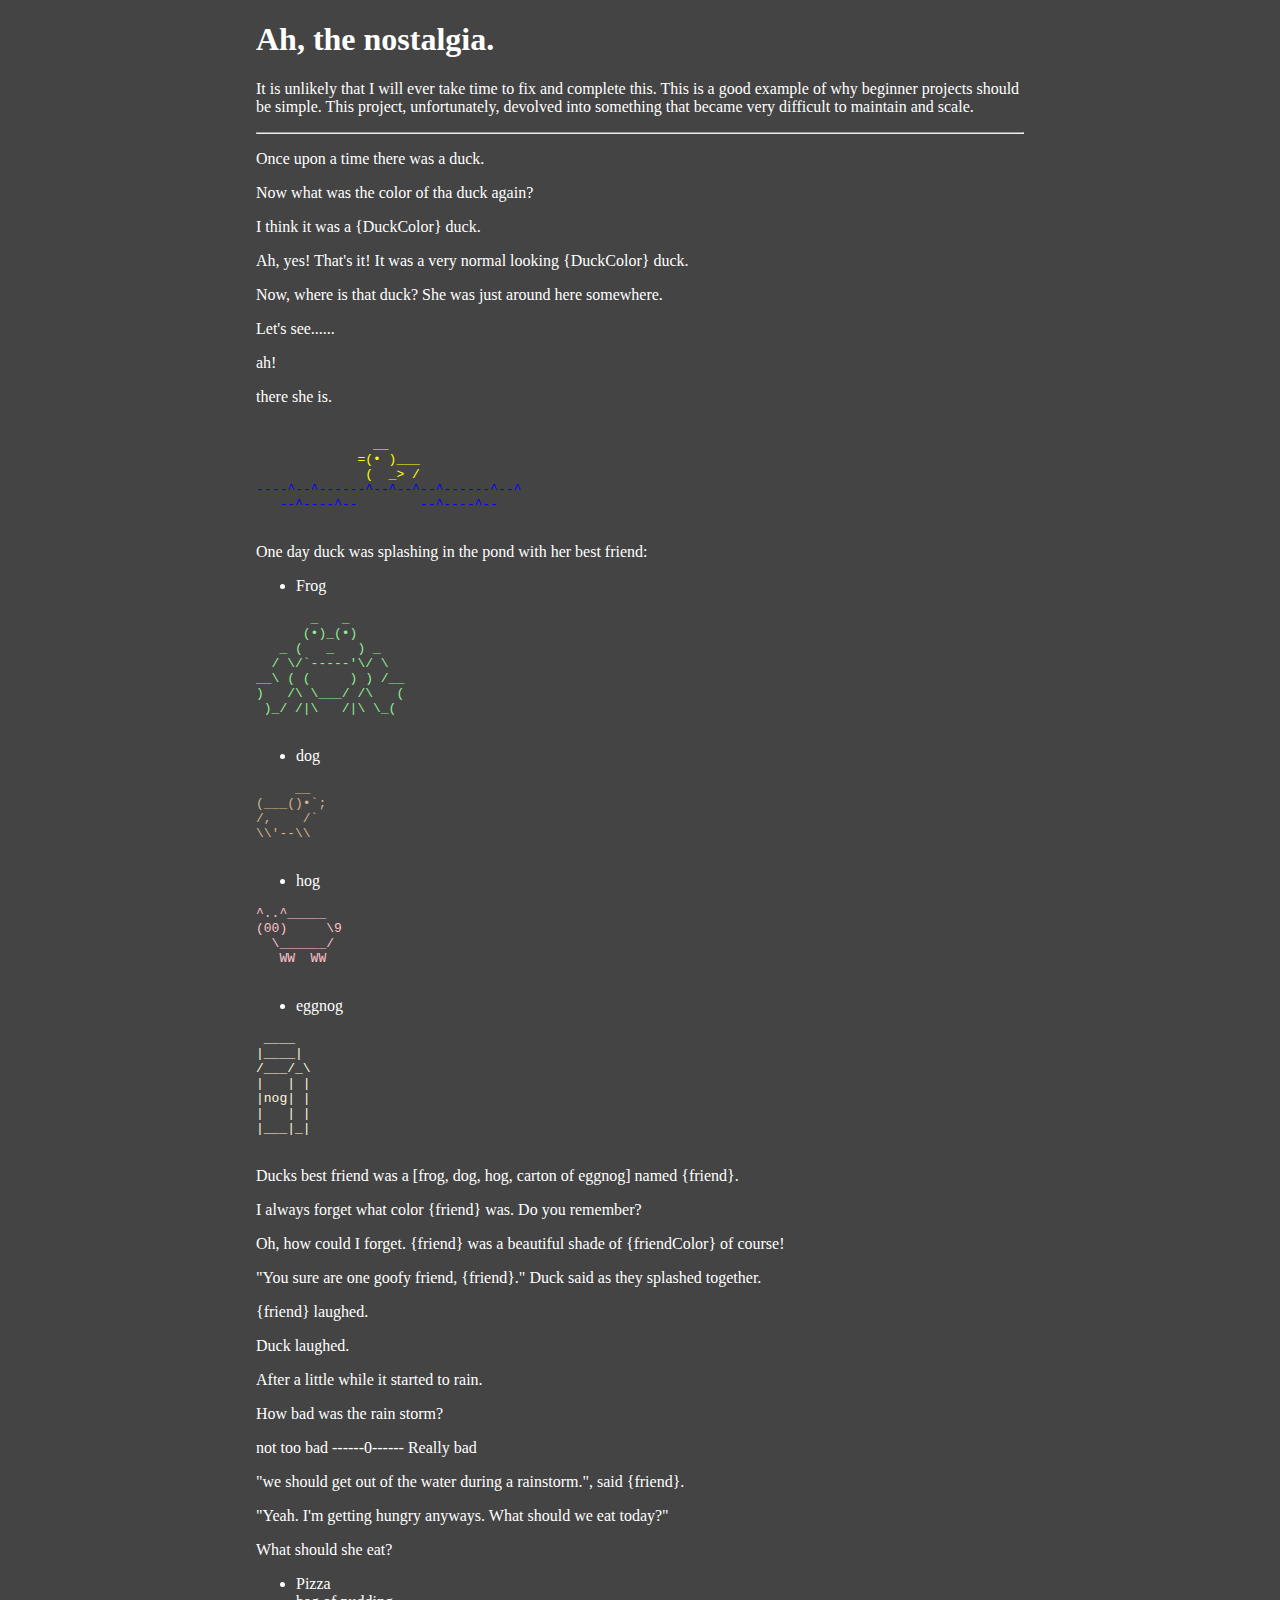
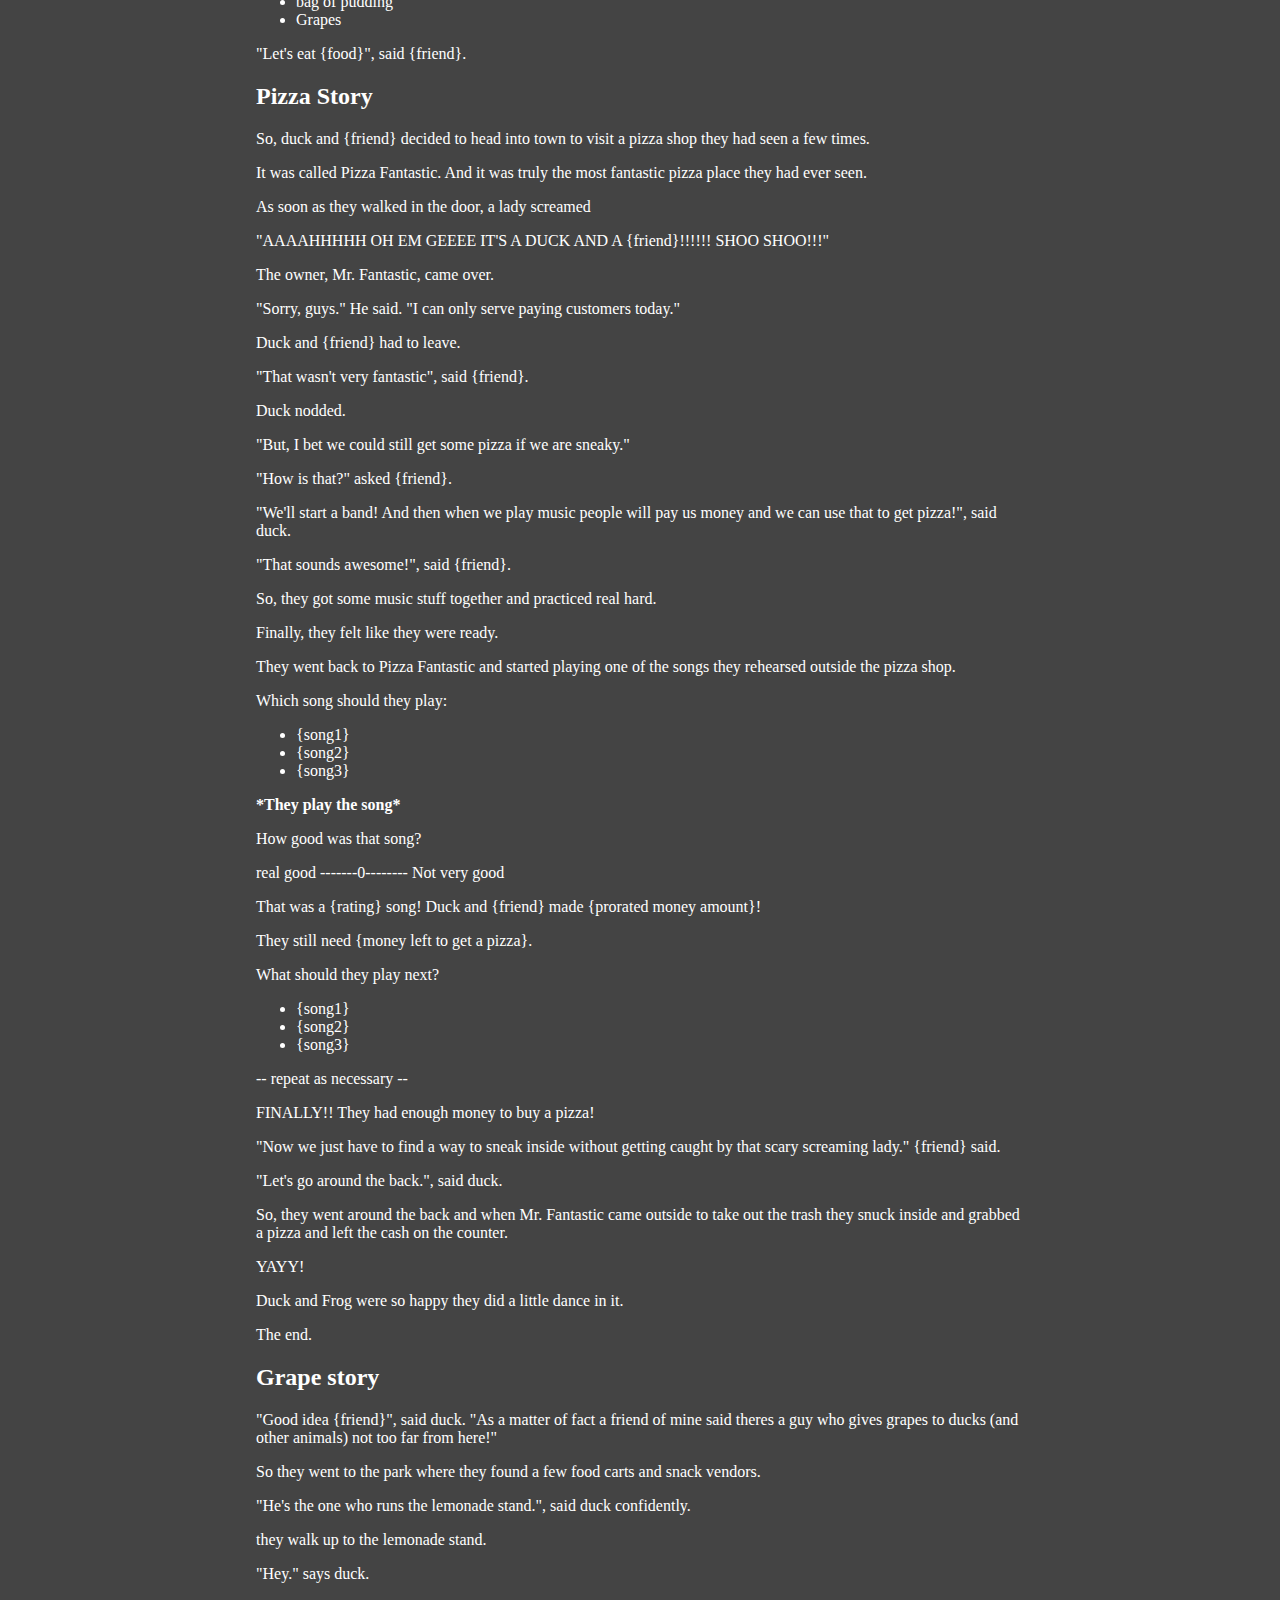
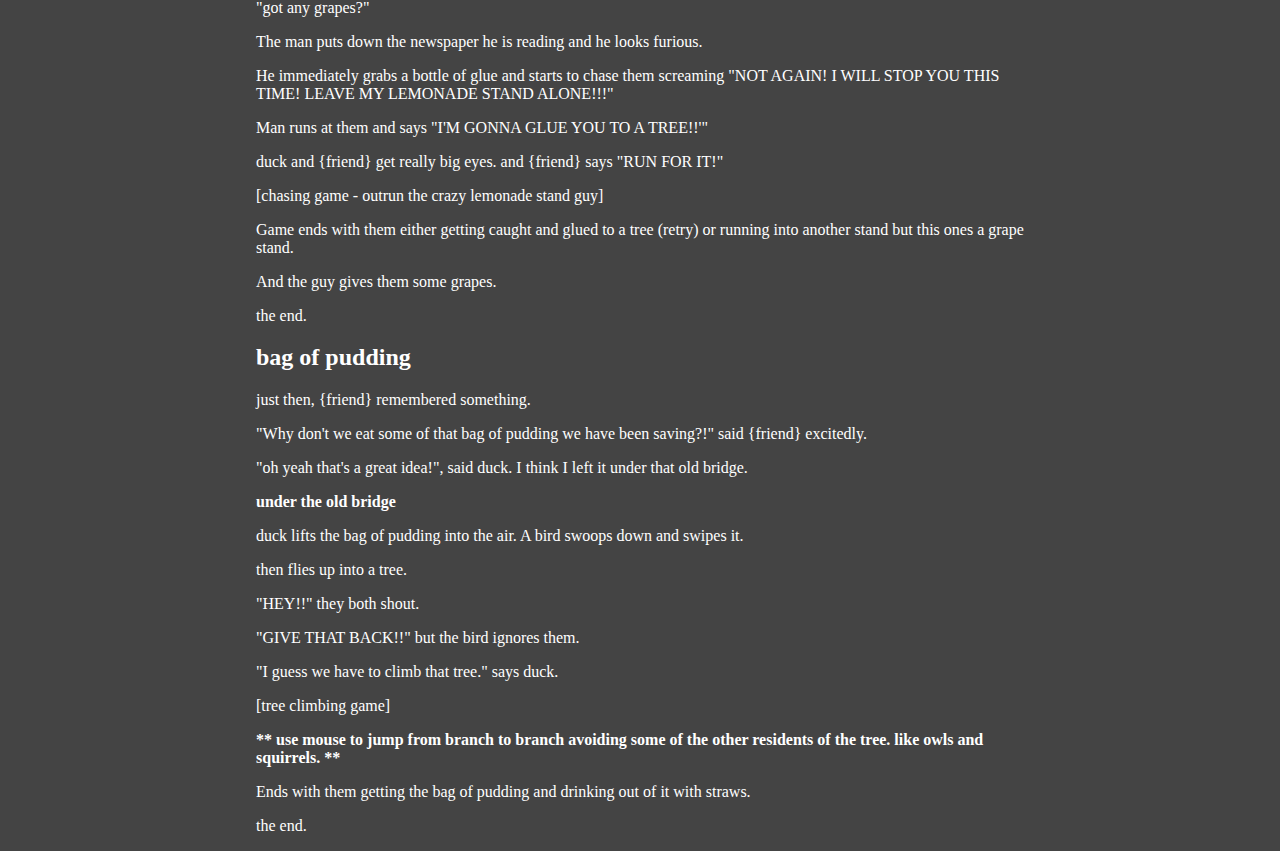
<file: my-work/duck-story-v1/story.html>
<!DOCTYPE html>
<html lang="en-US">
  <head>
    <meta charset="UTF-8">
    <meta name="viewport" content="width=device-width, initial-scale=1">
    <link rel="shortcut icon" type="image/x-icon" href="favicon.ico">
    <title>Archive | The Duck Story</title>
    <style>

    body {
      margin: 0 auto;
      background-color: #444;
      color: white;
      display: block;
    }

    @media(min-width: 320px){ body {width: 320px} }
    @media(min-width: 500px){ body {width: 500px} }
    @media(min-width: 800px){ body {width: 60%} }

    span.duck{ color: yellow }
    span.water{ color: blue }
    pre.frog{ color: lightgreen }
    pre.dog{ color: tan }
    pre.hog{ color: pink }
    pre.eggnog{ color: cornsilk }
    </style>
  </head>
	<body>
    <h1>Ah, the nostalgia.</h1>
    <p>It is unlikely that I will ever take time to fix and complete this. This
      is a good example of why beginner projects should be simple. This project,
      unfortunately, devolved into something that became very difficult to
    maintain and scale.</p>
    <hr>
    <p>
      Once upon a time there was a duck.
    </p>

    <p>
      Now what was the color of tha duck again?
    </p>

    <p>
      I think it was a {DuckColor} duck.
    </p>

    <p>
      Ah, yes! That's it! It was a very normal looking {DuckColor} duck.
    </p>

    <p>
      Now, where is that duck? She was just around here somewhere.
    </p>

    <p>
      Let's see......
    </p>

    <p>
      ah!
    </p>
    <p>
      there she is.
    </p>

    <pre>
    <span class="duck">
               __
             =(• )___
              (  _> /</span>
<span class="water">----^--^------^--^--^--^------^--^
   --^----^--        --^----^--</span>
    </pre>
    <p>
      One day duck was splashing in the pond with her best friend:
    </p>

    <ul>
      <li>
        Frog
      </li>
    </ul>

    <pre class="frog">
       _   _
      (•)_(•)
   _ (   _   ) _
  / \/`-----'\/ \
__\ ( (     ) ) /__
)   /\ \___/ /\   (
 )_/ /|\   /|\ \_(
    </pre>

    <ul>
      <li>
        dog
      </li>
    </ul>

    <pre class="dog">
     __
(___()•`;
/,    /`
\\'--\\
    </pre>

    <ul>
      <li>
        hog
      </li>
    </ul>

    <pre class="hog">
^..^_____  
(00)     \9
  \______/ 
   WW  WW
    </pre>

    <ul>
      <li>
        eggnog
      </li>
    </ul>

    <pre class="eggnog">
 ____
|____|      
/___/_\      
|   | |      
|nog| |      
|   | |      
|___|_|      
    </pre>

    <p>
      Ducks best friend was a [frog, dog, hog, carton of eggnog] named {friend}.
    </p>

    <p>
      I always forget what color {friend} was. Do you remember?
    </p>

    <p>
      Oh, how could I forget. {friend} was a beautiful shade of {friendColor} of course!
    </p>


    <p>
      "You sure are one goofy friend, {friend}." Duck said as they splashed together.
    </p>
    <p>
      {friend} laughed.
    </p>
    <p>
      Duck laughed.
    </p>

    <p>
      After a little while it started to rain.
    </p>

    <p>
      How bad was the rain storm?
    </p>

    <p>
      not too bad ------0------ Really bad
    </p>

    <p>
      "we should get out of the water during a rainstorm.", said {friend}.
    </p>

    <p>
      "Yeah. I'm getting hungry anyways. What should we eat today?"
    </p>

    <p>
      What should she eat?
    </p>

    <ul>
      <li>
        Pizza
      </li>
      <li>
        bag of pudding
      </li>
      <li>
        Grapes
      </li>
    </ul>

    <p>
      "Let's eat {food}", said {friend}.
    </p>

    <h2>
      Pizza Story
    </h2>
    <p>
      So, duck and {friend} decided to head into town to visit a pizza shop they had seen a few times.
    </p>

    <p>
      It was called Pizza Fantastic. And it was truly the most fantastic pizza place they had ever seen.
    </p>

    <p>
      As soon as they walked in the door, a lady screamed
    </p>

    <p>
      "AAAAHHHHH OH EM GEEEE IT'S A DUCK AND A {friend}!!!!!! SHOO SHOO!!!"
    </p>

    <p>
      The owner, Mr. Fantastic, came over.
    </p>
    <p>
      "Sorry, guys." He said. "I can only serve paying customers today."
    </p>

    <p>
      Duck and {friend} had to leave.
    </p>

    <p>
      "That wasn't very fantastic", said {friend}.
    </p>
    <p>
      Duck nodded.
    </p>

    <p>
      "But, I bet we could still get some pizza if we are sneaky."
    </p>

    <p>
      "How is that?" asked {friend}.
    </p>

    <p>
      "We'll start a band! And then when we play music people will pay us money and we can use that to get pizza!", said duck.
    </p>

    <p>
      "That sounds awesome!", said {friend}. 
    </p>

    <p>
      So, they got some music stuff together and practiced real hard.
    </p>

    <p>
      Finally, they felt like they were ready.
    </p>

    <p>
      They went back to Pizza Fantastic and started playing one of the songs they rehearsed outside the pizza shop.
    </p>

    <p>
      Which song should they play:
    </p>

    <ul>
      <li>
        {song1}
      </li>
      <li>
        {song2}
      </li>
      <li>
        {song3}
      </li>
    </ul>

    <b>
      *They play the song*
    </b>

    <p>
      How good was that song?
    </p>

    <p>
      real good -------0-------- Not very good
    </p>


    <p>
      That was a {rating} song! Duck and {friend} made {prorated money amount}!
    </p>
    <p>
      They still need {money left to get a pizza}.
    </p>

    <p>
      What should they play next?
    </p>

    <ul>
      <li>
        {song1}
      </li>
      <li>
        {song2}
      </li>
      <li>
        {song3}
      </li>
    </ul>

    <p>
      -- repeat as necessary --
    </p>


    <p>
      FINALLY!! They had enough money to buy a pizza!
    </p>

    <p>
      "Now we just have to find a way to sneak inside without getting caught by that scary screaming lady." {friend} said.
    </p>

    <p>
      "Let's go around the back.", said duck.
    </p>


    <p>
      So, they went around the back and when Mr. Fantastic came outside to take out the trash they snuck inside and grabbed a pizza and left the cash on the counter.
    </p>


    <p>
      YAYY!
    </p>

    <p>
      Duck and Frog were so happy they did a little dance in it.
    </p>

    <p>
      The end.
    </p>


    <h2>
      Grape story
    </h2>

    <p>
      "Good idea {friend}", said duck. "As a matter of fact a friend of mine said theres a guy who gives grapes to ducks (and other animals) not too far from here!"
    </p>

    <p>
      So they went to the park where they found a few food carts and snack vendors.
    </p>

    <p>
      "He's the one who runs the lemonade stand.", said duck confidently.
    </p>

    <p>
      they walk up to the lemonade stand.
    </p>

    <p>
      "Hey." says duck.
    </p>

    <p>
      "got any grapes?"
    </p>

    <p>
      The man puts down the newspaper he is reading and he looks furious.
    </p>

    <p>
      He immediately grabs a bottle of glue and starts to chase them screaming "NOT AGAIN! I WILL STOP YOU THIS TIME! LEAVE MY LEMONADE STAND ALONE!!!"
    </p>

    <p>
      Man runs at them and says "I'M GONNA GLUE YOU TO A TREE!!'"
    </p>
    <p>
      duck and {friend} get really big eyes. and {friend} says "RUN FOR IT!"
    </p>

    <p>
      [chasing game - outrun the crazy lemonade stand guy]
    </p>

    <p>
      Game ends with them either getting caught and glued to a tree (retry) or running into another stand but this ones a grape stand.
    </p>

    <p>
      And the guy gives them some grapes.
    </p>

    <p>
      the end.
    </p>


    <h2>
      bag of pudding
    </h2>

    <p>
      just then, {friend} remembered something.
    </p>

    <p>
      "Why don't we eat some of that bag of pudding we have been saving?!" said {friend} excitedly.
    </p>

    <p>
      "oh yeah that's a great idea!", said duck. I think I left it under that old bridge.
    </p>

    <b>
      under the old bridge
    </b>

    <p>
      duck lifts the bag of pudding into the air. A bird swoops down and swipes it.
    </p>

    <p>
      then flies up into a tree.
    </p>

    <p>
      "HEY!!" they both shout.
    </p>

    <p>
      "GIVE THAT BACK!!" but the bird ignores them.
    </p>

    <p>
      "I guess we have to climb that tree." says duck.
    </p>

    <p>
      [tree climbing game]
    </p>
    <b>
      ** use mouse to jump from branch to branch avoiding some of the other residents of the tree. like owls and squirrels. **
    </b>

    <p>
      Ends with them getting the bag of pudding and drinking out of it with straws.
    </p>

    <p>
      the end.
    </p>
	</body>
</html>
</file>
<file: assets/nav-539353a8.css>
.menuHam{border-radius:7px;background-color:#fff;height:35px;padding:10px;margin-bottom:1rem;border:none;font-size:0}.menuHam:hover{filter:drop-shadow(3px 3px 10px #b4a461);background-color:#e7d794;background:white}.menuHam:hover:active{background-color:#b4a461;filter:none;color:#fff}.menuHam:hover svg g{stroke:#424b54}.menuHam:active svg g{stroke:#fff}#nav{margin:1rem auto 0;width:800px}@media (max-width: 900px){#nav{width:600px}}@media (max-width: 700px){#nav{width:100%;white-space:nowrap;min-width:295px;box-sizing:border-box}#nav a{width:100%}}#nav nav{overflow:scroll;transition-property:visibility,max-height;transition-duration:.5s}#nav menu{display:flex;flex-wrap:wrap;list-style-type:none;padding:1em 0}#nav a{text-decoration:none;color:#000;border-radius:7px;padding:15px;margin:.2rem auto;width:50%;text-align:center;background-color:#ffffff4d;transition:background .2s}#nav a:hover{filter:drop-shadow(3px 3px 10px #b4a461);background-color:#e7d794;background:white}#nav a:hover:active{background-color:#b4a461;filter:none;color:#fff}
</file>
<file: assets/showcase-bad92025.css>
div.tabmenu menu,div.tabmenu menu *{padding:0}div.tabmenu>menu{display:flex}@media (max-width: 900px){div.tabmenu>menu{flex-direction:column}}div.tabmenu>menu button{flex:auto;border-top:7px solid white;border-bottom:7px solid white;border-left:none;border-right:none;background-color:#ebcfb2;cursor:pointer;border-radius:unset;color:#000}div.tabmenu>menu button h2[class^=tabmenu-item-title]{font:700 30px/42px Nunito}div.tabmenu>menu button:hover{border-top:7px solid white;border-bottom:7px solid white;background-color:#f0dcc6}div.tabmenu>menu button:hover:active{border-top:7px solid #b4a461;border-bottom:7px solid #b4a461;background-color:#b4a461;color:#fff}div.tabmenu>menu button:focus-visible{outline:9px double black;box-shadow:0 0 0 6px #fff;margin:9px;border:none!important}div.tabmenu>menu button.selected{background-color:#545d65;border-top:7px solid #545d65;border-bottom:7px solid #545d65;cursor:unset;color:#fff}div.attention-getter{display:flex;align-content:space-between;flex-wrap:nowrap;gap:1em}div.attention-getter a>img{transition:box-shadow .1s}div.attention-getter a>img:hover{box-shadow:3px 3px 10px #000}div.attention-getter a>img:active{box-shadow:unset}div.attention-getter img{border-radius:100%}div.attention-getter div.sideText-container{display:flex;flex-direction:column;justify-items:space-around;justify-content:center;color:#424b54;max-width:100%}@media (max-width: 700px){div.attention-getter{flex-direction:column;gap:1em;align-items:center;text-align:center}}div.showcase{display:flex;flex-wrap:wrap;gap:20px;justify-content:center;align-items:center;padding:0}div.showcase hr{width:100%;height:26px;background-repeat:repeat-x;background-size:33.33% 100%;background-position-x:left;background-clip:content-box}@media (max-width: 900px){div.showcase hr{background-size:100% 100%}}div.showcase a,div.showcase button,div.showcase div.showcase-item{line-height:0;padding:0;background-color:inherit;position:relative!important;text-decoration:none;border-radius:7px;flex:0 1 calc(33.33% - 20px)}div.showcase a:first-child,div.showcase button:first-child,div.showcase div.showcase-item:first-child{flex:1 0 calc(100% - 20px)}div.showcase a:first-child img,div.showcase button:first-child img,div.showcase div.showcase-item:first-child img{transition:all .2s;box-shadow:0 5px 20px 5px #655649}div.showcase a:first-child img:hover,div.showcase button:first-child img:hover,div.showcase div.showcase-item:first-child img:hover{box-shadow:0 10px 20px 5px #655649;transform:translateY(10px)}div.showcase a:first-child img:active,div.showcase button:first-child img:active,div.showcase div.showcase-item:first-child img:active{box-shadow:revert}@media (max-width: 900px){div.showcase a,div.showcase button,div.showcase div.showcase-item{flex:1 0 calc(50% - 40px)}}@media (max-width: 700px){div.showcase a,div.showcase button,div.showcase div.showcase-item{flex:1 0 calc(100% - 40px)}}div.showcase a h3,div.showcase button h3,div.showcase div.showcase-item h3{transition:all .2s;display:flex;position:absolute;width:100%;height:100%;opacity:0;margin:0;text-align:center;align-items:center;justify-content:center;background-color:#000000b3;color:#fff;border-radius:7px}@media (max-width: 900px){div.showcase a h3,div.showcase button h3,div.showcase div.showcase-item h3{position:static;opacity:1;width:100%;height:auto;margin-bottom:10px;background-color:#2e343a}}div.showcase a:hover,div.showcase a:active,div.showcase a:focus-visible,div.showcase button:hover,div.showcase button:active,div.showcase button:focus-visible,div.showcase div.showcase-item:hover,div.showcase div.showcase-item:active,div.showcase div.showcase-item:focus-visible{background-color:inherit}div.showcase a:hover h3,div.showcase a:active h3,div.showcase a:focus-visible h3,div.showcase button:hover h3,div.showcase button:active h3,div.showcase button:focus-visible h3,div.showcase div.showcase-item:hover h3,div.showcase div.showcase-item:active h3,div.showcase div.showcase-item:focus-visible h3{opacity:1}div.showcase a img,div.showcase button img,div.showcase div.showcase-item img{box-sizing:border-box;max-width:100%;border-radius:7px;outline:5px solid #655649;outline-offset:-4px;width:100%}div.showcase button{padding:0;background-color:inherit;border:none;cursor:pointer}div.showcase button img{width:100%}div.showcase div.currently-showcased{display:flex;flex-direction:column;align-items:center;justify-content:center}div.showcase div.currently-showcased img{width:100%}
</file>
<file: assets/index-b264da58.css>
@font-face{font-family:Nunito;src:url(/static/fonts/Nunito-ExtraLight.woff2) format("woff2"),url(/static/fonts/Nunito-ExtraLight.woff) format("woff");font-weight:200;font-style:normal;font-display:swap}@font-face{font-family:Nunito;src:url(/static/fonts/Nunito-Light.woff2) format("woff2"),url(/static/fonts/Nunito-Light.woff) format("woff");font-weight:300;font-style:normal;font-display:swap}@font-face{font-family:Nunito;src:url(/static/fonts/Nunito-Medium.woff2) format("woff2"),url(/static/fonts/Nunito-Medium.woff) format("woff");font-weight:500;font-style:normal;font-display:swap}@font-face{font-family:Nunito;src:url(/static/fonts/Nunito-BoldItalic.woff2) format("woff2"),url(/static/fonts/Nunito-BoldItalic.woff) format("woff");font-weight:700;font-style:italic;font-display:swap}@font-face{font-family:Nunito;src:url(/static/fonts/Nunito-Bold.woff2) format("woff2"),url(/static/fonts/Nunito-Bold.woff) format("woff");font-weight:700;font-style:normal;font-display:swap}@font-face{font-family:Nunito;src:url(/static/fonts/Nunito-Regular.woff2) format("woff2"),url(/static/fonts/Nunito-Regular.woff) format("woff");font-weight:400;font-style:normal;font-display:swap}@font-face{font-family:Nunito;src:url(/static/fonts/Nunito-BlackItalic.woff2) format("woff2"),url(/static/fonts/Nunito-BlackItalic.woff) format("woff");font-weight:900;font-style:italic;font-display:swap}@font-face{font-family:Nunito;src:url(/static/fonts/Nunito-LightItalic.woff2) format("woff2"),url(/static/fonts/Nunito-LightItalic.woff) format("woff");font-weight:300;font-style:italic;font-display:swap}@font-face{font-family:Nunito;src:url(/static/fonts/Nunito-ExtraBoldItalic.woff2) format("woff2"),url(/static/fonts/Nunito-ExtraBoldItalic.woff) format("woff");font-weight:700;font-style:italic;font-display:swap}@font-face{font-family:Nunito;src:url(/static/fonts/Nunito-ExtraLightItalic.woff2) format("woff2"),url(/static/fonts/Nunito-ExtraLightItalic.woff) format("woff");font-weight:200;font-style:italic;font-display:swap}@font-face{font-family:Nunito;src:url(/static/fonts/Nunito-Italic.woff2) format("woff2"),url(/static/fonts/Nunito-Italic.woff) format("woff");font-weight:400;font-style:italic;font-display:swap}@font-face{font-family:Nunito;src:url(/static/fonts/Nunito-ExtraLight.woff2) format("woff2"),url(/static/fonts/Nunito-ExtraLight.woff) format("woff");font-weight:200;font-style:normal;font-display:swap}@font-face{font-family:Nunito;src:url(/static/fonts/Nunito-ExtraLightItalic.woff2) format("woff2"),url(/static/fonts/Nunito-ExtraLightItalic.woff) format("woff");font-weight:200;font-style:italic;font-display:swap}@font-face{font-family:Nunito;src:url(/static/fonts/Nunito-SemiBold.woff2) format("woff2"),url(/static/fonts/Nunito-SemiBold.woff) format("woff");font-weight:600;font-style:normal;font-display:swap}@font-face{font-family:Nunito;src:url(/static/fonts/Nunito-ExtraBold.woff2) format("woff2"),url(/static/fonts/Nunito-ExtraBold.woff) format("woff");font-weight:700;font-style:normal;font-display:swap}@font-face{font-family:Nunito;src:url(/static/fonts/Nunito-SemiBoldItalic.woff2) format("woff2"),url(/static/fonts/Nunito-SemiBoldItalic.woff) format("woff");font-weight:600;font-style:italic;font-display:swap}@font-face{font-family:Nunito;src:url(/static/fonts/Nunito-MediumItalic.woff2) format("woff2"),url(/static/fonts/Nunito-MediumItalic.woff) format("woff");font-weight:500;font-style:italic;font-display:swap}@font-face{font-family:Nunito;src:url(/static/fonts/Nunito-Black.woff2) format("woff2"),url(/static/fonts/Nunito-Black.woff) format("woff");font-weight:900;font-style:normal;font-display:swap}html{max-height:100% vh;max-width:100% vw;overflow-x:hidden}body{background-color:#e1ce7a;background-image:url(/static/img/splat-dark.svg);background-attachment:fixed;transition:background-color 2s}body div#content,body div#noscript-content{display:flex;flex-direction:column;align-items:stretch}.page-title{text-align:center;padding:2rem}header{display:block}header .home-button{width:100%;display:block;border-radius:100%;text-align:center;cursor:pointer;transition:transform .4s}header .home-button img{max-width:350px}header .home-button:hover{transform:translateY(10px)}header .home-button:active{transform:translateY(20px)}header .home-button svg{display:block;width:100%;height:auto}main{position:relative;flex-grow:1;margin:0 auto;display:block;max-width:800px;padding:2rem;background:white;border-radius:7px}aside{background-color:#f0dcc6;padding:2rem;margin:2rem 0;border-radius:7px;color:#56493e;text-align:left}aside a{color:#836f5e}p,span{font:16px/20.8px Nunito}h1{font:900 60px/84px Nunito;margin:.75rem}h2{font:700 36px/50.4px Nunito;margin:.6rem}h3{font:700 30px/42px Nunito;margin:.45rem}h4{font:500 24px/33.6px Nunito;margin:.3rem}h5{font:500 18px/25.2px Nunito;margin:.15rem}button,.button,li,ul,a{font:700 16px/20.8px Nunito}a button,.button{text-decoration:none}a{color:#836f5e}button,.button{padding:.7em;border-radius:7px;user-select:none;-webkit-user-select:none;-ms-user-select:none;color:#fff;background-color:#424b54}button:hover,.button:hover{background-color:#545d65}button:hover:active,.button:hover:active{background-color:#2e343a}:focus-visible{outline:9px double black;box-shadow:0 0 0 6px #fff}hr{margin:4em auto 2em;display:block;max-width:100%;background-image:url(/static/img/curlywave.svg);background-size:contain;border:none;height:52px;background-repeat:no-repeat;background-position-x:center}.npm-back{background-color:#b02a2a}img.hero{display:block;max-width:100%;height:auto;border-radius:7px;margin:0 auto}footer{padding-top:2rem;padding-bottom:2rem;text-align:center}@media (max-width: 900px){header{box-sizing:border-box;margin:0 auto;display:block;max-width:600px}main{box-sizing:border-box;margin:0 auto;display:block;max-width:600px}footer{box-sizing:border-box;margin:0 auto;display:block;max-width:600px}}@media (max-width: 700px){header{box-sizing:border-box;margin:0 auto;display:block;max-width:500px}main{margin:0 auto;display:block;max-width:500px;box-sizing:border-box}footer{box-sizing:border-box;margin:0 auto;display:block;max-width:500px}}@media (max-width: calc(500px + 2rem)){header{box-sizing:border-box;margin:0 auto;display:block;max-width:500px}main{display:block;max-width:500px;box-sizing:border-box;margin:0;padding:1rem}footer{box-sizing:border-box;margin:0 auto;display:block;max-width:500px}}div.jobHistory p.preamble{text-indent:24px}div.jobHistory p.preamble:last-of-type{margin-bottom:2em}div.jobHistory article [class^=jobHistory] img[class$=logo]{width:100%}div.jobHistory article [class^=jobHistory] a:has([class$=logo]){width:200px}div.jobHistory article [class^=jobHistory][class$=summary]{text-indent:24px}div.jobHistory article [class^=jobHistory][class$=title]{line-height:25.2px;padding:.3em}div.jobHistory article [class^=jobHistory][class$=org]{line-height:25.2px;padding:.3em}div.jobHistory article [class^=jobHistory][class$=timeframe]{font-weight:300;font-size:16px;line-height:20.8px;margin:0}div.jobHistory article [class^=jobHistory][class$=elapsed-time]{font-weight:300;font-size:11.2px;line-height:14.56px;margin:0}div.jobHistory article [class^=jobHistory][class$=responsibilities]{text-indent:0}div.jobHistory article [class^=jobHistory] div.attention-getter{display:flex}div.jobHistory article [class^=jobHistory] div.attention-getter div[class^=jobHistory][class$=item]{flex:1 0 25em;max-width:700px}@media (max-width: 900px){div.jobHistory article [class^=jobHistory] div.attention-getter div[class^=jobHistory][class$=item]{max-width:500px}}@media (max-width: 700px){div.jobHistory article [class^=jobHistory] div.attention-getter div[class^=jobHistory][class$=item]{max-width:250px}}div.jobHistory article [class^=jobHistory] div.attention-getter div[class^=jobHistory][class$=centering-box]{flex:1}div.jobHistory article [class^=jobHistory] div.sideText-container *{text-align:center}div.hobbies details{list-style:none;padding-left:1.5rem}div.pull-request-tile{border:1px solid #e0b68a;padding:2rem;border-radius:7px;margin:.5rem}@media (max-width: 900px){div.pull-request-tile{padding:.6666666667rem}}div.pull-request-tile h4{cursor:pointer;text-decoration:underline;text-decoration-thickness:2px}div.pull-request-tile h4.prt-merged{color:#8957e5}div.pull-request-tile h4.prt-open{color:#238636}div.pull-request-tile div.prt-visual-aid{display:flex;width:100%;margin-top:2em}div.pull-request-tile div.prt-visual-aid img[class$=-avatar]{border-radius:100%;width:100%}div.pull-request-tile div.prt-visual-aid a:has(svg){flex:1 0 auto;width:15%;height:15%;margin:0 8px}div.pull-request-tile div.prt-visual-aid svg:hover,div.pull-request-tile div.prt-visual-aid img[class$=-avatar]:hover{box-shadow:3px 3px 10px #000}div.pull-request-tile div.prt-visual-aid svg:active,div.pull-request-tile div.prt-visual-aid img[class$=-avatar]:active{box-shadow:unset}div.pull-request-tile div.prt-visual-aid svg.prt-merged,div.pull-request-tile div.prt-visual-aid svg.prt-open{fill:#fff;width:100%;height:100%;border-radius:25%}div.pull-request-tile div.prt-visual-aid svg.prt-merged{background-color:#8957e5}div.pull-request-tile div.prt-visual-aid svg.prt-open{background-color:#238636}div.pull-request-tile p.prt-org-description{text-align:center;font:500 18px/25.2px Nunito;font-weight:400;margin-top:2em;margin-bottom:2em}div.pull-request-tile div.prt-labels{display:flex;flex-wrap:wrap}div.pull-request-tile div.prt-labels span{margin:.2em;padding:0 .6em;white-space:nowrap;border-radius:2em}div.pull-request-tile div.prt-reactions{display:flex;flex-wrap:wrap}div.pull-request-tile div.prt-reactions span.prt-reaction{position:relative;display:flex;margin-bottom:1em;margin-right:1em;border-radius:100%;background-color:#878d93}div.pull-request-tile div.prt-reactions span.prt-reaction a{position:relative;display:flex;align-items:center;justify-content:center;width:40px;height:40px}div.pull-request-tile div.prt-reactions span.prt-reaction-count{display:flex;align-items:center;position:absolute;top:30px;right:-1em;height:16px;padding:5px;border-radius:7px;color:#fff;background-color:#9f0000}div.pull-request-tile p.prt-create-date{font-size:11.8518518519px;line-height:0;margin:2em 0 0;text-align:right}div.error-msg{position:absolute;background:#ffeeee;border-radius:7px;padding:2rem;border:1px solid red}@media (max-width: 900px){div.error-msg{padding:1rem}}div.error-msg button.error-message-exit{display:flex;border:none;background:none;margin-right:0}div.error-msg button.error-message-exit svg.error-message-exit{margin-left:auto}div.error-msg button.error-message-exit svg.error-message-exit:hover #exit-button-svg-circle{fill:#545d65}div.error-msg button.error-message-exit svg.error-message-exit:hover #exit-button-svg-x{stroke:#fff}div.error-msg button.error-message-exit svg.error-message-exit:hover:active #exit-button-svg-circle{fill:#2e343a;stroke:#2e343a}div.error-msg h3{text-align:center;color:#9f0000}div.error-msg img{margin:2rem auto;display:block;max-width:98px;border-radius:100%}div.error-msg p{text-align:center}div.error-msg a,div.error-msg button{margin:0 auto;display:block;max-width:fit-content;text-decoration:none}@keyframes rotate{0%{transform:rotate(0)}to{transform:rotate(360deg)}}div.contributions ul{position:relative;padding:0}div.contributions ul .loading{animation:3s linear infinite rotate;margin:0 auto;display:block;max-width:50px}div.contributions ul p.loading-msg{text-align:center;position:relative;top:-400px}div.contributions ul div.error-msg{top:10%}
</file>
<file: assets/index-e9612670.css>
@charset "UTF-8";@font-face{font-family:Nunito;src:url(/static/fonts/Nunito-ExtraLight.woff2) format("woff2"),url(/static/fonts/Nunito-ExtraLight.woff) format("woff");font-weight:200;font-style:normal;font-display:swap}@font-face{font-family:Nunito;src:url(/static/fonts/Nunito-Light.woff2) format("woff2"),url(/static/fonts/Nunito-Light.woff) format("woff");font-weight:300;font-style:normal;font-display:swap}@font-face{font-family:Nunito;src:url(/static/fonts/Nunito-Medium.woff2) format("woff2"),url(/static/fonts/Nunito-Medium.woff) format("woff");font-weight:500;font-style:normal;font-display:swap}@font-face{font-family:Nunito;src:url(/static/fonts/Nunito-BoldItalic.woff2) format("woff2"),url(/static/fonts/Nunito-BoldItalic.woff) format("woff");font-weight:700;font-style:italic;font-display:swap}@font-face{font-family:Nunito;src:url(/static/fonts/Nunito-Bold.woff2) format("woff2"),url(/static/fonts/Nunito-Bold.woff) format("woff");font-weight:700;font-style:normal;font-display:swap}@font-face{font-family:Nunito;src:url(/static/fonts/Nunito-Regular.woff2) format("woff2"),url(/static/fonts/Nunito-Regular.woff) format("woff");font-weight:400;font-style:normal;font-display:swap}@font-face{font-family:Nunito;src:url(/static/fonts/Nunito-BlackItalic.woff2) format("woff2"),url(/static/fonts/Nunito-BlackItalic.woff) format("woff");font-weight:900;font-style:italic;font-display:swap}@font-face{font-family:Nunito;src:url(/static/fonts/Nunito-LightItalic.woff2) format("woff2"),url(/static/fonts/Nunito-LightItalic.woff) format("woff");font-weight:300;font-style:italic;font-display:swap}@font-face{font-family:Nunito;src:url(/static/fonts/Nunito-ExtraBoldItalic.woff2) format("woff2"),url(/static/fonts/Nunito-ExtraBoldItalic.woff) format("woff");font-weight:700;font-style:italic;font-display:swap}@font-face{font-family:Nunito;src:url(/static/fonts/Nunito-ExtraLightItalic.woff2) format("woff2"),url(/static/fonts/Nunito-ExtraLightItalic.woff) format("woff");font-weight:200;font-style:italic;font-display:swap}@font-face{font-family:Nunito;src:url(/static/fonts/Nunito-Italic.woff2) format("woff2"),url(/static/fonts/Nunito-Italic.woff) format("woff");font-weight:400;font-style:italic;font-display:swap}@font-face{font-family:Nunito;src:url(/static/fonts/Nunito-ExtraLight.woff2) format("woff2"),url(/static/fonts/Nunito-ExtraLight.woff) format("woff");font-weight:200;font-style:normal;font-display:swap}@font-face{font-family:Nunito;src:url(/static/fonts/Nunito-ExtraLightItalic.woff2) format("woff2"),url(/static/fonts/Nunito-ExtraLightItalic.woff) format("woff");font-weight:200;font-style:italic;font-display:swap}@font-face{font-family:Nunito;src:url(/static/fonts/Nunito-SemiBold.woff2) format("woff2"),url(/static/fonts/Nunito-SemiBold.woff) format("woff");font-weight:600;font-style:normal;font-display:swap}@font-face{font-family:Nunito;src:url(/static/fonts/Nunito-ExtraBold.woff2) format("woff2"),url(/static/fonts/Nunito-ExtraBold.woff) format("woff");font-weight:700;font-style:normal;font-display:swap}@font-face{font-family:Nunito;src:url(/static/fonts/Nunito-SemiBoldItalic.woff2) format("woff2"),url(/static/fonts/Nunito-SemiBoldItalic.woff) format("woff");font-weight:600;font-style:italic;font-display:swap}@font-face{font-family:Nunito;src:url(/static/fonts/Nunito-MediumItalic.woff2) format("woff2"),url(/static/fonts/Nunito-MediumItalic.woff) format("woff");font-weight:500;font-style:italic;font-display:swap}@font-face{font-family:Nunito;src:url(/static/fonts/Nunito-Black.woff2) format("woff2"),url(/static/fonts/Nunito-Black.woff) format("woff");font-weight:900;font-style:normal;font-display:swap}html{max-height:100% vh;max-width:100% vw;overflow-x:hidden}body{background-color:#e1ce7a;background-image:url(/static/img/splat-dark.svg);background-attachment:fixed;transition:background-color 2s}body div#content,body div#noscript-content{display:flex;flex-direction:column;align-items:stretch}.page-title{text-align:center;padding:2rem}header{display:block}header .home-button{width:100%;display:block;border-radius:100%;text-align:center;cursor:pointer;transition:transform .4s}header .home-button img{max-width:350px}header .home-button:hover{transform:translateY(10px)}header .home-button:active{transform:translateY(20px)}header .home-button svg{display:block;width:100%;height:auto}main{position:relative;flex-grow:1;margin:0 auto;display:block;max-width:800px;padding:2rem;background:white;border-radius:7px}aside{background-color:#f0dcc6;padding:2rem;margin:2rem 0;border-radius:7px;color:#56493e;text-align:left}aside a{color:#836f5e}p,span{font:16px/20.8px Nunito}h1{font:900 60px/84px Nunito;margin:.75rem}h2{font:700 36px/50.4px Nunito;margin:.6rem}h3{font:700 30px/42px Nunito;margin:.45rem}h4{font:500 24px/33.6px Nunito;margin:.3rem}h5{font:500 18px/25.2px Nunito;margin:.15rem}button,.button,li,ul,a{font:700 16px/20.8px Nunito}a button,.button{text-decoration:none}a{color:#836f5e}button,.button{padding:.7em;border-radius:7px;user-select:none;-webkit-user-select:none;-ms-user-select:none;color:#fff;background-color:#424b54}button:hover,.button:hover{background-color:#545d65}button:hover:active,.button:hover:active{background-color:#2e343a}:focus-visible{outline:9px double black;box-shadow:0 0 0 6px #fff}hr{margin:4em auto 2em;display:block;max-width:100%;background-image:url(/static/img/curlywave.svg);background-size:contain;border:none;height:52px;background-repeat:no-repeat;background-position-x:center}.npm-back{background-color:#b02a2a}img.hero{display:block;max-width:100%;height:auto;border-radius:7px;margin:0 auto}footer{padding-top:2rem;padding-bottom:2rem;text-align:center}@media (max-width: 900px){header{box-sizing:border-box;margin:0 auto;display:block;max-width:600px}main{box-sizing:border-box;margin:0 auto;display:block;max-width:600px}footer{box-sizing:border-box;margin:0 auto;display:block;max-width:600px}}@media (max-width: 700px){header{box-sizing:border-box;margin:0 auto;display:block;max-width:500px}main{margin:0 auto;display:block;max-width:500px;box-sizing:border-box}footer{box-sizing:border-box;margin:0 auto;display:block;max-width:500px}}@media (max-width: calc(500px + 2rem)){header{box-sizing:border-box;margin:0 auto;display:block;max-width:500px}main{display:block;max-width:500px;box-sizing:border-box;margin:0;padding:1rem}footer{box-sizing:border-box;margin:0 auto;display:block;max-width:500px}}.gravelle{display:flex}.gravelle div[class^=headshot-text][class$=item]{flex:1 0 20em;max-width:700px}@media (max-width: 900px){.gravelle div[class^=headshot-text][class$=item]{max-width:500px}}@media (max-width: 700px){.gravelle div[class^=headshot-text][class$=item]{max-width:250px}}.gravelle div[class^=headshot-text][class$=centering-box]{flex:1}.hilltop{display:flex}.hilltop div[class^=headshot-text][class$=item]{flex:1 0 20em;max-width:700px}@media (max-width: 900px){.hilltop div[class^=headshot-text][class$=item]{max-width:500px}}@media (max-width: 700px){.hilltop div[class^=headshot-text][class$=item]{max-width:250px}}.hilltop div[class^=headshot-text][class$=centering-box]{flex:1}div.details{margin:2rem 0;padding:1rem;background-color:#655649;color:#fff;border-radius:7px}div.details summary{list-style:none;background-image:url(/static/img/splat-wave.svg);background-repeat:no-repeat;background-size:60px;cursor:pointer;text-align:right;font:500 18px/25.2px Nunito}div.details summary:after{content:"Expand 🡇";border-radius:7px;background-color:#655649;padding:0 .5rem;color:#fff;border:3px solid #f0dcc6}div.details details{padding:2rem;transition:all .2s;border-radius:7px;color:#ebcfb2}div.details details[open]{background-color:#f0dcc6;color:#655649}div.details details[open] summary{color:#655649}div.details details[open] summary:after{content:"Collapse 🡅";border-radius:7px;background-color:#f0dcc6;border:3px solid #655649;padding:0 .5rem;color:#655649}@media (max-width: 700px){div.details details[open] summary{text-align:right}}div.details>*{font:700 36px/50.4px Nunito}div.details a{color:#836f5e}button.zoomable-image{position:relative;display:flex;justify-content:center;align-content:center;border:none;margin:.7em;cursor:pointer}button.zoomable-image svg{position:absolute;right:calc(.7em + 4px);top:calc(.7em + 4px);opacity:0;height:0;width:0;z-index:0}button.zoomable-image svg:hover rect{fill:#424b54}button.zoomable-image svg:hover path{fill:#fff}button.zoomable-image svg:active{scale:.9}button.zoomable-image p.zoomable-image_clickExpand{font:500 24px/33.6px Nunito;position:absolute;z-index:1;margin:0;opacity:0;bottom:1rem;border-radius:7px;text-align:center;color:#fff;background-color:#000000b3;width:80%;height:0;overflow:hidden;transition:all .2s}button.zoomable-image p.zoomable-image_clickExpand:hover{opacity:1!important;height:initial}button.zoomable-image:hover p.zoomable-image_clickExpand{opacity:1}div.pre{display:flex;box-sizing:border-box;overflow-x:scroll;overflow-y:hidden;width:100%;background-color:#56493e;border-radius:7px}div.pre pre{box-sizing:border-box;max-width:600px;margin:0;padding:0;color:#fff}@media (max-width: 900px){div.pre pre{max-width:0px}}#example-sites{display:flex;flex-direction:column;align-items:center;justify-items:center;width:100%;text-align:center}div.showcase button:first-child{transition:revert}@media (max-width: 700px){div.showcase button{cursor:auto}}div.showcase div.currently-showcased{top:0;z-index:1;padding-top:2rem}div.showcase div.currently-showcased:has(button){position:sticky}@media (max-width: 700px){div.showcase div.currently-showcased:has(button){display:none}}div.attention-getter .clf-figma-color-theme{border-radius:7px}
</file>
<file: my-work/duck-story-v1/css/styles.css>
.flex-container{
	display: flex;
	flex-direction: column;
}
.main_container{
	display: flex;
	flex-direction: unset;
}
.flex-container > aside { transition: flex, linear, 7s; }
.flex-container > aside:nth-of-type(2) { flex: 1; }


html, body {
	transition: background-color, 7s;
	margin: 0;
	height: 100%;
}


article {
	flex: 0 0 500px;
}

button, button:active {
	margin-left: 30px;
	padding: 7px;
	background-color: #888;
	color: white;
	border: none;
	transition: opacity 1s;
	border-radius: 3px;
	border: 1px solid #444;
}
button:active {
	background-color: #666;
}

input {
	border:none;
	outline:none;
	background-color: white;
	transition: background-color 3s;
	font-family: monospace;

}


span.inline > * {
	display: inline;
}

#print, header, .phasedDisplay > *, .phaseTwo > *, .phaseTwo, .phaseThree > *, div.hidden_ascii {
	display: none;
}

#helper{
	font-size: x-small;
	margin-left: 10em;
	display: none;
}
#mobile_helper{
	display: none;
}
#mobile_helper_screen{
	display: none;
}

#player_buttons > *{
	stroke: none;
	fill: #444;
	padding: 20px;
}

.phasedDisplay > .phaseTwo > #eyes {
	font-size: 30pt;
	text-shadow: 1px 1px 3px black;
}

#duck {
	position: relative;
	margin-left: 20px;
	transition-property: margin;
	transition-duration: 1s;
}

#frog {
	font-size: 10pt;
}

#dog {
	margin-left: 20px;
}

#hog {
}

#eggnog {
	font-size: 12pt;
	margin-left: 45px;
}

.ascii_animals_block {
	display: flex;
	margin: 20px;
}

.ascii_animal {
	text-shadow: 0 0 3px black, 0 0 3px black, 0 0 3px black;
	font-size: 18pt;
	font-weight: 950;
	transition-property: margin;
	transition-duration: 1s;
}

/*MEDIA QUERIES*/
@media print {
	body > *, header > *, main > *{
		display: none;
	}
	
	#print{
		display:block !important;
		font-size:19pt;
		position:absolute;
	}
}


@media (max-width: 499px) {
	article {
		max-width: 355px;
		min-width: unset;
		overflow-wrap: anywhere;
	}
}

@media (max-width: 810px){
	header {
		padding: 15px;
		background-color: darkgoldenrod;
		display: flex;
		border-radius: 4px;
	}

	header > p {
		margin: 0;
		color: white;
	}

	header > button {
		height: fit-content;
		background-color: goldenrod;
		border-radius: 7px;
		border: 1px solid white;
	}

	header > button:active {
		height: fit-content;
		background-color: #9C7616;
		border-radius: 7px;
		border: 1px solid white;
	}
	#mobile_helper_input{
		opacity: 0;
		display:block;
		position:absolute;
		width: 10.5em;
		height: 2em;
		margin-top: -.60em;
		margin-left: -.8em;
	}
	#mobile_helper_screen{
		display:block;
		position:absolute;

		background-color: #666;
		color: white;
		padding: 6px;
		margin-top: 8px;

		border-radius: 3px;
		border: 1px solid #444;

	}
}
</file>
<file: my-work/meme-generator/styles.css>
* {margin: 0;} html, body{height: 100%; background-color: #444;}

h1{
	font-family: Arial;
	color: white;
	text-align:center;
}

.container {
	display: flex;
}
.items {
	flex: 1;
}

.generator{
	max-width: 100vw;
	flex-wrap: wrap;
	justify-content: center;
}

form{
	display: flex;
	flex-direction: column;
	margin: 14px;
}

form > *{
	flex: 1;
	margin: 7px;
	flex-basis: 25px;
	max-height: 25px;
	background-color: lightgrey;
	color: #444;
	border-radius: 3px;
	transition: background-color .2s;
}

button {
	width: 100px;
	flex-basis:33px;
	max-height: 33px;
	border: none;
	color: white;
	background-color: darkred;
	border-radius: 7px;
	margin: 0 auto;
	transition-property: filter background-color;
	transition-duration: .2s;
}

button:hover {
	background-color: maroon;
	filter: drop-shadow(2px 3px 3px black)
}

button:active{
	background-color: #4a0000;
}

input:hover {
	background-color: Snow;
}
input:focus {
	background-color: white;
}

span {
	width: 200px;
	max-height: min-content;
	background-color: unset;
	color: white;
	font-family: Arial;

}


canvas, .memes{
	border: 1px dashed #888;
	margin: 14px;
}

.memes {
	width: 100vw;
	height: auto;
	display: flex;
	flex-wrap: wrap;
}

.gallery {
	display: flex;
	flex-direction: column;
}
</file>
<file: my-work/memory-game/style.css>
* {margin: 0;} html, body{height: 100%; position:relative; background-color: #444;}

#game img {
  flex: 1;
  border-radius: 10px;
  margin: 5px;
  display: inline-block;
  filter: grayscale() contrast(0%);
  transition: filter .5s;
}

#game img:hover{
  filter: grayscale() contrast(0%) drop-shadow(7px 7px 10px black);
}

#game {
  max-width: 860px;
  display: flex;
  flex-wrap:  wrap;
  margin: 0 auto;
}

h1, sub {
  text-align: center;
  display: block;
  color: white;
}
a {
  color: teal;
}

svg {
  animation: rotate 2s linear infinite;
}

path {
  transition: fill 1s;
}

@keyframes rotate{
  from {
    transform: rotate(0deg)
  }
  to{
    transform: rotate(360deg)
  }
}

div.confetti {
  position: absolute;
  top: -25px;
  left: 0;
  right: 0;
  margin-left: auto;
  margin-right: auto;
  width: 860px;
  display: none;
  flex-wrap: wrap;
  animation: fall 10s linear;
}

@keyframes fall{
  0%{
    top: 0%
  }
  100%{
    top: 200%
  }
}
</file>
<file: my-work/duck-story-v1/css/pizza-styles.css>
@media (max-width: 810px){
  button#print_this {
		display: none;
	}
</file>
<file: my-work/duck-story-v1/css/page1-styles.css>
@import "animate_water_flow.css";
@import "animate_rain.css";

#waterBody{
	background-color: darkblue;
	border-radius: 100%;
	padding-top:30px;
	width:320px;
	box-shadow: darkblue 0 0 50px;
	margin: 20px;
	padding-left: 17%;
}

.sky {
	height: 0;
}

@media (max-width: 499px){
	#waterBody{
		padding-left: 3%;
	}
}
</file>
